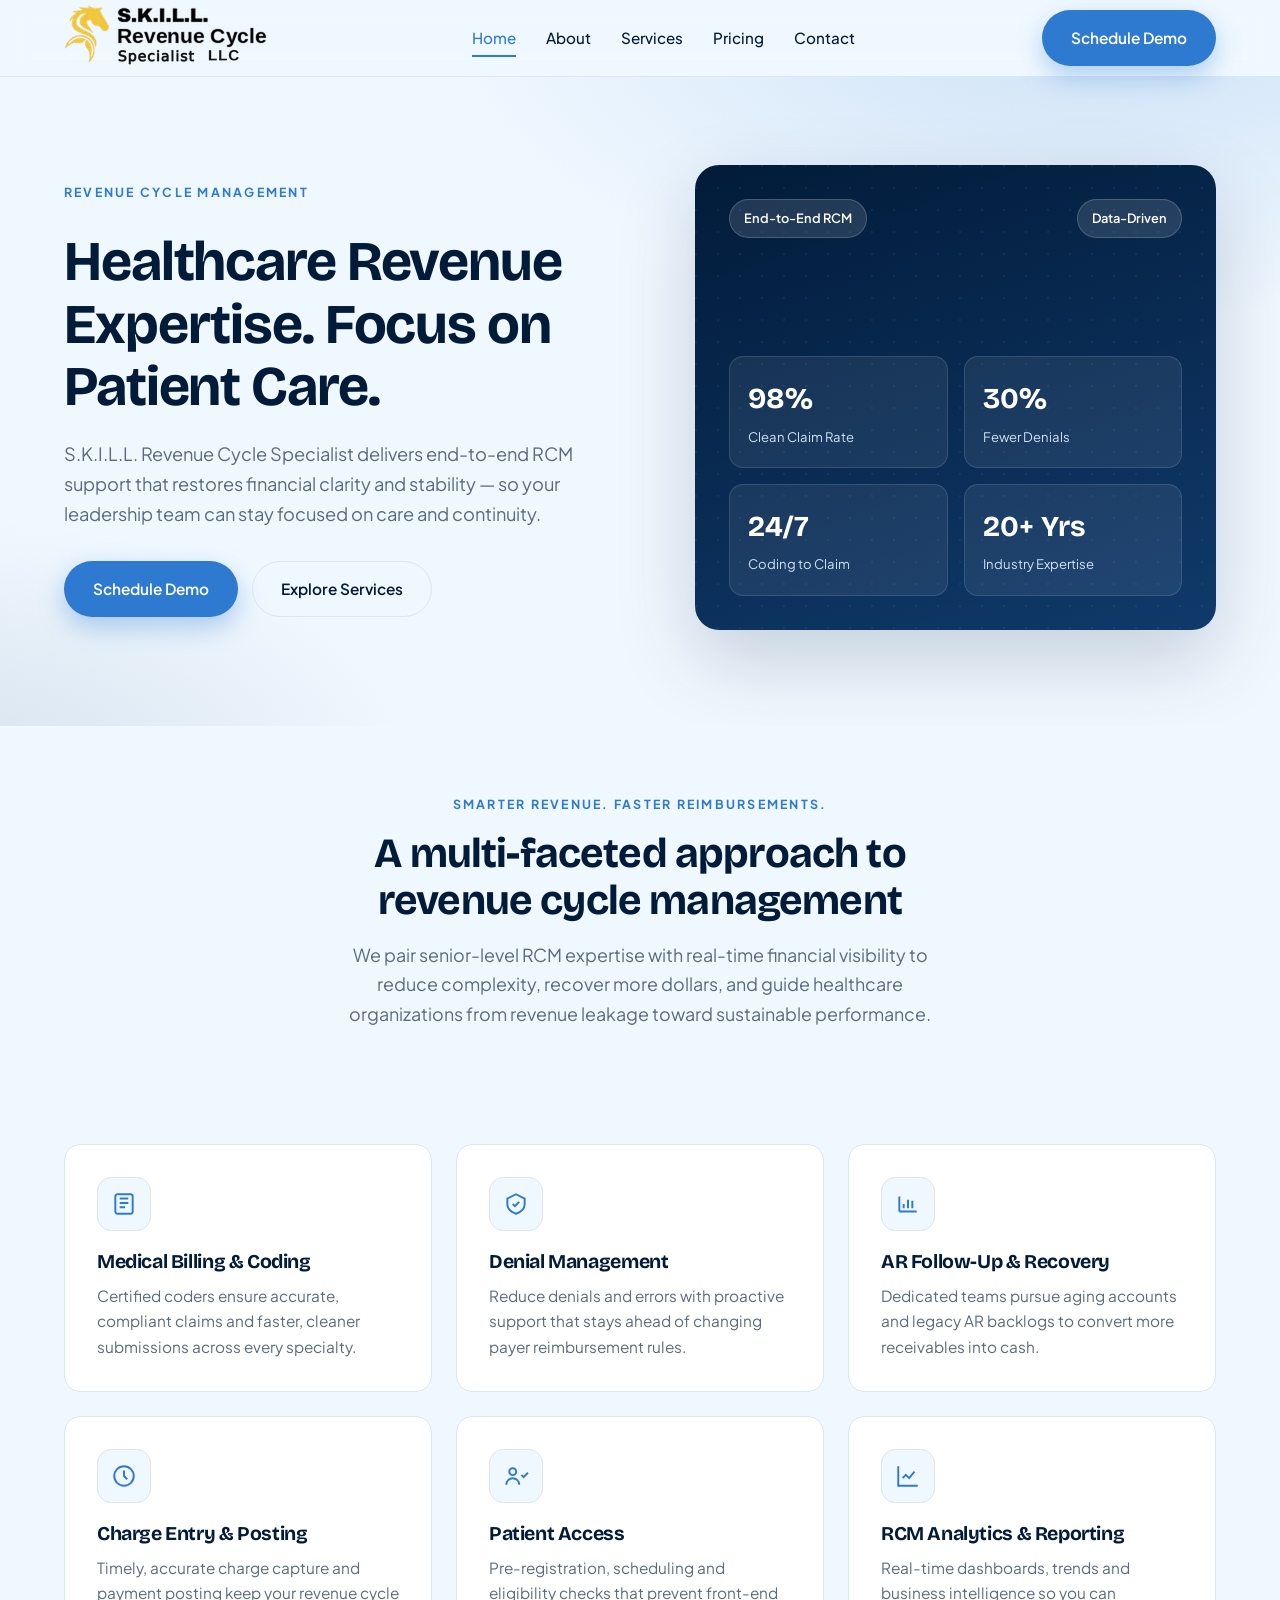
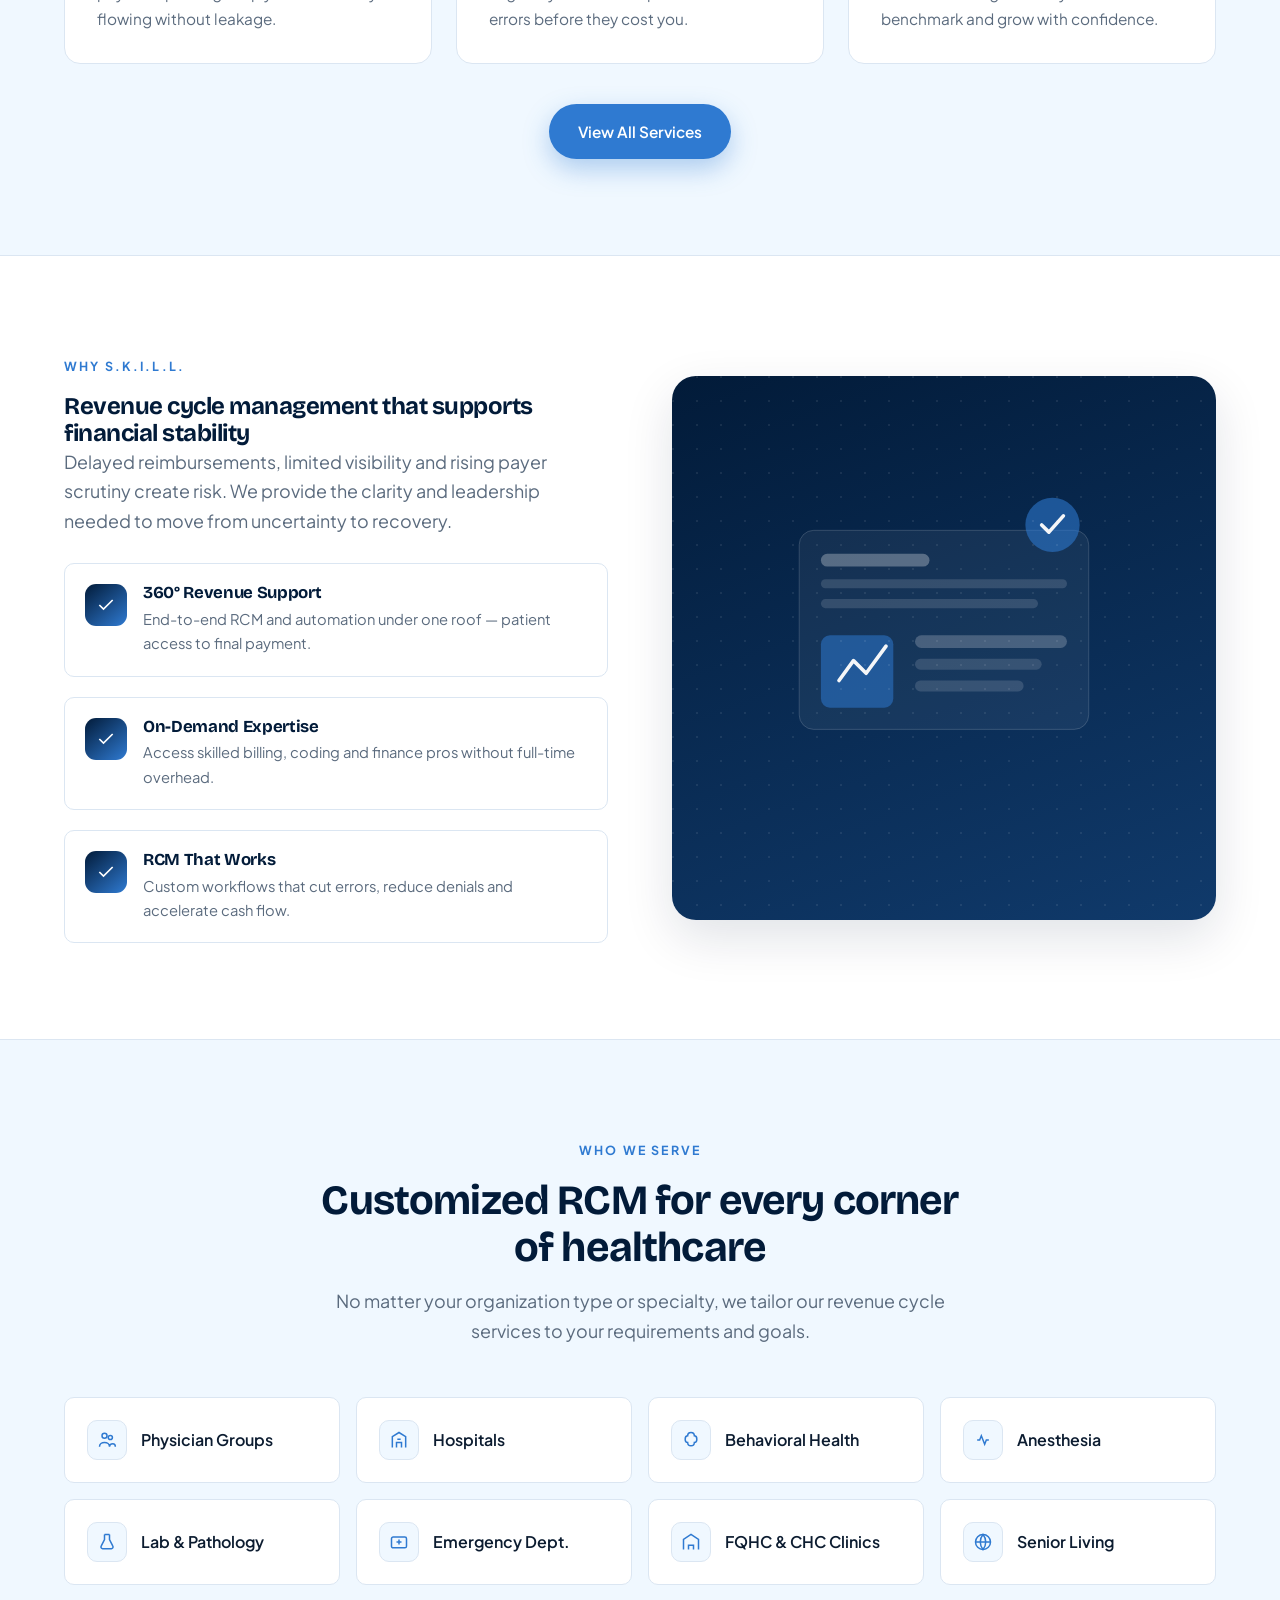
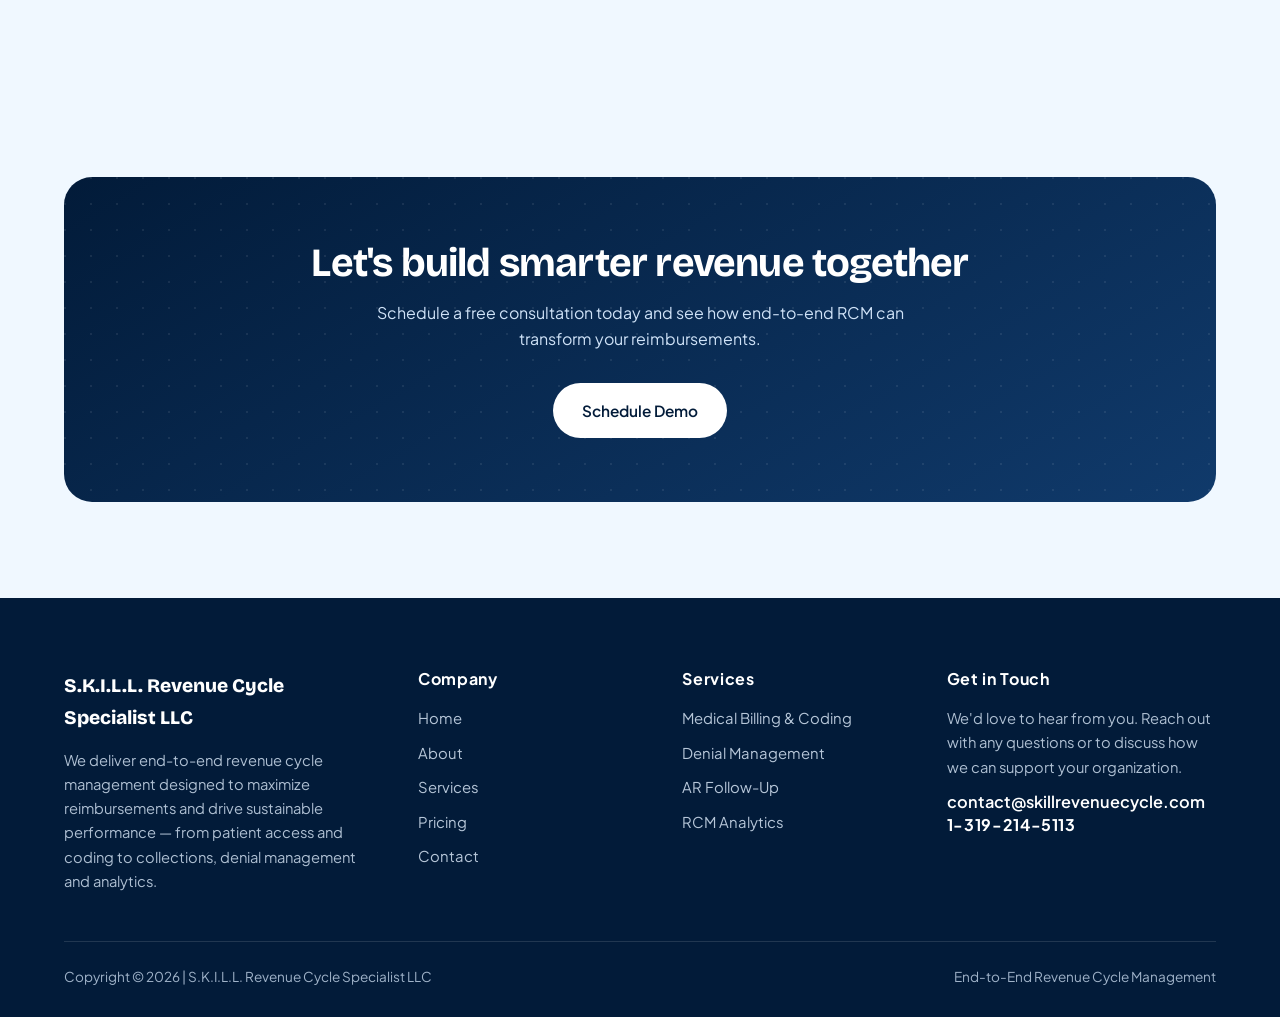
<file: index.html>
<!DOCTYPE html>
<html lang="en">
<head>
<meta charset="UTF-8">
<meta name="viewport" content="width=device-width, initial-scale=1.0">
<title>S.K.I.L.L. Revenue Cycle Specialist | End-to-End RCM Services</title>
<meta name="description" content="Maximize reimbursements and accelerate cash flow with S.K.I.L.L. Revenue Cycle Specialist — end-to-end RCM services covering billing, coding, denial management, AR follow-up and analytics.">
<link rel="preconnect" href="https://fonts.googleapis.com">
<link rel="preconnect" href="https://fonts.gstatic.com" crossorigin>
<link href="https://fonts.googleapis.com/css2?family=Bricolage+Grotesque:opsz,wght@12..96,400..800&family=Plus+Jakarta+Sans:wght@400;500;600;700&display=swap" rel="stylesheet">
<link rel="stylesheet" href="styles.css">
</head>
<body>

<!-- HEADER -->
 <header class="site-header">
  <div class="wrap nav">
   <a href="index.html" class="brand">
  <img src="logo.png" class="brand-logo">
</a>
    <nav class="nav-links" id="navLinks">
      <a href="index.html" class="active">Home</a>
      <a href="about.html">About</a>
      <a href="services.html">Services</a>
      <a href="pricing.html">Pricing</a>
      <a href="contact.html">Contact</a>
    </nav>
    <div class="nav-cta">
      <a href="contact.html" class="btn btn-primary">Schedule Demo</a>
      <button class="menu-toggle" id="menuToggle" aria-label="Menu"><span></span><span></span><span></span></button>
    </div>
  </div>
</header>

<!-- HERO -->
<section class="hero">
  <div class="wrap hero-grid">
    <div class="reveal">
      <span class="eyebrow">Revenue Cycle Management</span>
      <h1>Healthcare Revenue Expertise. Focus on Patient Care.</h1>
      <p>S.K.I.L.L. Revenue Cycle Specialist delivers end-to-end RCM support that restores financial clarity and stability — so your leadership team can stay focused on care and continuity.</p>
      <div class="hero-actions">
        <a href="contact.html" class="btn btn-primary">Schedule Demo</a>
        <a href="services.html" class="btn btn-ghost">Explore Services</a>
      </div>
    </div>
    <div class="hero-visual reveal">
      <div class="hv-top">
        <span class="hv-pill">End-to-End RCM</span>
        <span class="hv-pill">Data-Driven</span>
      </div>
      <div class="hv-stats">
        <div class="hv-stat"><b data-count="98" data-suffix="%">98%</b><span>Clean Claim Rate</span></div>
        <div class="hv-stat"><b data-count="30" data-suffix="%">30%</b><span>Fewer Denials</span></div>
        <div class="hv-stat"><b data-count="24" data-suffix="/7">24/7</b><span>Coding to Claim</span></div>
        <div class="hv-stat"><b data-count="20" data-prefix="" data-suffix="+ Yrs">20+ Yrs</b><span>Industry Expertise</span></div>
      </div>
    </div>
  </div>
</section>

<!-- INTRO -->
<section class="section tight">
  <div class="wrap sec-head center reveal">
    <span class="eyebrow">Smarter Revenue. Faster Reimbursements.</span>
    <h2>A multi-faceted approach to revenue cycle management</h2>
    <p class="lead">We pair senior-level RCM expertise with real-time financial visibility to reduce complexity, recover more dollars, and guide healthcare organizations from revenue leakage toward sustainable performance.</p>
  </div>
</section>

<!-- CORE SERVICES -->
<section class="section" style="padding-top:0;">
  <div class="wrap">
    <div class="cards">
      <div class="card reveal">
        <div class="ico"><svg viewBox="0 0 24 24" fill="none" stroke="currentColor" stroke-width="1.8"><rect x="4" y="3" width="16" height="18" rx="2"/><path d="M8 7h8M8 11h8M8 15h5"/></svg></div>
        <h3>Medical Billing &amp; Coding</h3>
        <p>Certified coders ensure accurate, compliant claims and faster, cleaner submissions across every specialty.</p>
      </div>
      <div class="card reveal">
        <div class="ico"><svg viewBox="0 0 24 24" fill="none" stroke="currentColor" stroke-width="1.8"><path d="M12 3l8 4v5c0 5-3.5 7.5-8 9-4.5-1.5-8-4-8-9V7z"/><path d="M9 12l2 2 4-4"/></svg></div>
        <h3>Denial Management</h3>
        <p>Reduce denials and errors with proactive support that stays ahead of changing payer reimbursement rules.</p>
      </div>
      <div class="card reveal">
        <div class="ico"><svg viewBox="0 0 24 24" fill="none" stroke="currentColor" stroke-width="1.8"><path d="M4 19V5M4 19h16M8 16v-4M12 16V8M16 16v-7"/></svg></div>
        <h3>AR Follow-Up &amp; Recovery</h3>
        <p>Dedicated teams pursue aging accounts and legacy AR backlogs to convert more receivables into cash.</p>
      </div>
      <div class="card reveal">
        <div class="ico"><svg viewBox="0 0 24 24" fill="none" stroke="currentColor" stroke-width="1.8"><circle cx="12" cy="12" r="9"/><path d="M12 7v5l3 3"/></svg></div>
        <h3>Charge Entry &amp; Posting</h3>
        <p>Timely, accurate charge capture and payment posting keep your revenue cycle flowing without leakage.</p>
      </div>
      <div class="card reveal">
        <div class="ico"><svg viewBox="0 0 24 24" fill="none" stroke="currentColor" stroke-width="1.8"><circle cx="9" cy="8" r="3.2"/><path d="M3 20c0-3.3 2.7-6 6-6s6 2.7 6 6M17 11l2 2 4-4"/></svg></div>
        <h3>Patient Access</h3>
        <p>Pre-registration, scheduling and eligibility checks that prevent front-end errors before they cost you.</p>
      </div>
      <div class="card reveal">
        <div class="ico"><svg viewBox="0 0 24 24" fill="none" stroke="currentColor" stroke-width="1.8"><path d="M3 3v18h18"/><path d="M7 14l3-3 3 3 5-6"/></svg></div>
        <h3>RCM Analytics &amp; Reporting</h3>
        <p>Real-time dashboards, trends and business intelligence so you can benchmark and grow with confidence.</p>
      </div>
    </div>
    <div class="center" style="margin-top:40px;">
      <a href="services.html" class="btn btn-primary">View All Services</a>
    </div>
  </div>
</section>

<!-- WHY US -->
<section class="section" style="background:#fff;border-block:1px solid var(--line);">
  <div class="wrap split">
    <div class="reveal">
      <span class="eyebrow">Why S.K.I.L.L.</span>
      <h2>Revenue cycle management that supports financial stability</h2>
      <p class="lead">Delayed reimbursements, limited visibility and rising payer scrutiny create risk. We provide the clarity and leadership needed to move from uncertainty to recovery.</p>
      <div class="feature-list">
        <div class="feature">
          <div class="fi"><svg viewBox="0 0 24 24" fill="none" stroke="currentColor" stroke-width="2"><path d="M20 6L9 17l-5-5"/></svg></div>
          <div><h4>360° Revenue Support</h4><p>End-to-end RCM and automation under one roof — patient access to final payment.</p></div>
        </div>
        <div class="feature">
          <div class="fi"><svg viewBox="0 0 24 24" fill="none" stroke="currentColor" stroke-width="2"><path d="M20 6L9 17l-5-5"/></svg></div>
          <div><h4>On-Demand Expertise</h4><p>Access skilled billing, coding and finance pros without full-time overhead.</p></div>
        </div>
        <div class="feature">
          <div class="fi"><svg viewBox="0 0 24 24" fill="none" stroke="currentColor" stroke-width="2"><path d="M20 6L9 17l-5-5"/></svg></div>
          <div><h4>RCM That Works</h4><p>Custom workflows that cut errors, reduce denials and accelerate cash flow.</p></div>
        </div>
      </div>
    </div>
    <div class="media-card reveal">
      <svg class="ill" viewBox="0 0 400 400" fill="none" xmlns="http://www.w3.org/2000/svg" aria-hidden="true">
        <rect x="40" y="70" width="320" height="220" rx="16" fill="rgba(255,255,255,.06)" stroke="rgba(255,255,255,.18)"/>
        <rect x="64" y="96" width="120" height="14" rx="7" fill="rgba(255,255,255,.30)"/>
        <rect x="64" y="124" width="272" height="10" rx="5" fill="rgba(255,255,255,.14)"/>
        <rect x="64" y="146" width="240" height="10" rx="5" fill="rgba(255,255,255,.14)"/>
        <rect x="64" y="186" width="80" height="80" rx="10" fill="rgba(47,122,209,.55)"/>
        <path d="M84 236l16-22 14 14 22-30" stroke="#fff" stroke-width="4" fill="none" stroke-linecap="round" stroke-linejoin="round"/>
        <rect x="168" y="186" width="168" height="14" rx="7" fill="rgba(255,255,255,.22)"/>
        <rect x="168" y="212" width="140" height="12" rx="6" fill="rgba(255,255,255,.14)"/>
        <rect x="168" y="236" width="120" height="12" rx="6" fill="rgba(255,255,255,.14)"/>
        <circle cx="320" cy="64" r="30" fill="rgba(47,122,209,.6)"/>
        <path d="M308 64l8 8 16-18" stroke="#fff" stroke-width="4" fill="none" stroke-linecap="round" stroke-linejoin="round"/>
      </svg>
    </div>
  </div>
</section>

<!-- SPECIALTIES -->
<section class="section">
  <div class="wrap">
    <div class="sec-head center reveal">
      <span class="eyebrow">Who We Serve</span>
      <h2>Customized RCM for every corner of healthcare</h2>
      <p class="lead">No matter your organization type or specialty, we tailor our revenue cycle services to your requirements and goals.</p>
    </div>
    <div class="chips">
      <div class="chip reveal"><span class="ci"><svg viewBox="0 0 24 24" fill="none" stroke="currentColor" stroke-width="1.8"><circle cx="9" cy="7" r="3"/><circle cx="16" cy="9" r="2.5"/><path d="M3 20c0-3 2.7-5 6-5s6 2 6 5M15 20c0-2 1.5-3.5 4-3.5s3 1.5 3 3.5"/></svg></span>Physician Groups</div>
      <div class="chip reveal"><span class="ci"><svg viewBox="0 0 24 24" fill="none" stroke="currentColor" stroke-width="1.8"><path d="M4 21V8l8-5 8 5v13"/><path d="M9 21v-6h6v6M10 11h4"/></svg></span>Hospitals</div>
      <div class="chip reveal"><span class="ci"><svg viewBox="0 0 24 24" fill="none" stroke="currentColor" stroke-width="1.8"><path d="M12 3a4 4 0 00-4 4c-2 0-3 2-3 4s1 4 3 4a4 4 0 008 0c2 0 3-2 3-4s-1-4-3-4a4 4 0 00-4-4z"/></svg></span>Behavioral Health</div>
      <div class="chip reveal"><span class="ci"><svg viewBox="0 0 24 24" fill="none" stroke="currentColor" stroke-width="1.8"><path d="M5 12h3l2-5 4 10 2-5h3"/></svg></span>Anesthesia</div>
      <div class="chip reveal"><span class="ci"><svg viewBox="0 0 24 24" fill="none" stroke="currentColor" stroke-width="1.8"><path d="M9 3v6l-4 8a2 2 0 002 3h10a2 2 0 002-3l-4-8V3M9 3h6"/></svg></span>Lab &amp; Pathology</div>
      <div class="chip reveal"><span class="ci"><svg viewBox="0 0 24 24" fill="none" stroke="currentColor" stroke-width="1.8"><rect x="3" y="6" width="18" height="13" rx="2"/><path d="M12 9v6M9 12h6"/></svg></span>Emergency Dept.</div>
      <div class="chip reveal"><span class="ci"><svg viewBox="0 0 24 24" fill="none" stroke="currentColor" stroke-width="1.8"><path d="M3 21V9l9-6 9 6v12"/><path d="M9 21v-5h6v5"/></svg></span>FQHC &amp; CHC Clinics</div>
      <div class="chip reveal"><span class="ci"><svg viewBox="0 0 24 24" fill="none" stroke="currentColor" stroke-width="1.8"><circle cx="12" cy="12" r="9"/><path d="M3 12h18M12 3a14 14 0 010 18 14 14 0 010-18z"/></svg></span>Senior Living</div>
    </div>
  </div>
</section>


<!-- CTA -->
<section class="section">
  <div class="wrap">
    <div class="cta-band reveal">
      <h2>Let's build smarter revenue together</h2>
      <p>Schedule a free consultation today and see how end-to-end RCM can transform your reimbursements.</p>
      <a href="contact.html" class="btn btn-light">Schedule Demo</a>
    </div>
  </div>
</section>

<!-- FOOTER -->
<footer class="site-footer">
  <div class="wrap">
    <div class="footer-grid">
      <div>
        <div class="f-brand">S.K.I.L.L. Revenue Cycle Specialist LLC</div>
        <p>We deliver end-to-end revenue cycle management designed to maximize reimbursements and drive sustainable performance — from patient access and coding to collections, denial management and analytics.</p>
      </div>
      <div>
        <h4>Company</h4>
        <div class="f-links">
          <a href="index.html">Home</a>
          <a href="about.html">About</a>
          <a href="services.html">Services</a>
          <a href="pricing.html">Pricing</a>
          <a href="contact.html">Contact</a>
        </div>
      </div>
      <div>
        <h4>Services</h4>
        <div class="f-links">
          <a href="services.html">Medical Billing &amp; Coding</a>
          <a href="services.html">Denial Management</a>
          <a href="services.html">AR Follow-Up</a>
          <a href="services.html">RCM Analytics</a>
        </div>
      </div>
      <div>
        <h4>Get in Touch</h4>
        <p style="margin-bottom:10px;">We'd love to hear from you. Reach out with any questions or to discuss how we can support your organization.</p>
        <a class="f-mail" href="mailto:contact@skillrevenuecycle.com">contact@skillrevenuecycle.com</a>
       <h4>1-319-214-5113<h4>
      </div>
    </div>
    <div class="footer-bottom">
      <span>Copyright © <span data-year>2025</span> | S.K.I.L.L. Revenue Cycle Specialist LLC</span>
      <span>End-to-End Revenue Cycle Management</span>
    </div>
  </div>
</footer>

<script src="script.js"></script>
</body>
</html>
</file>
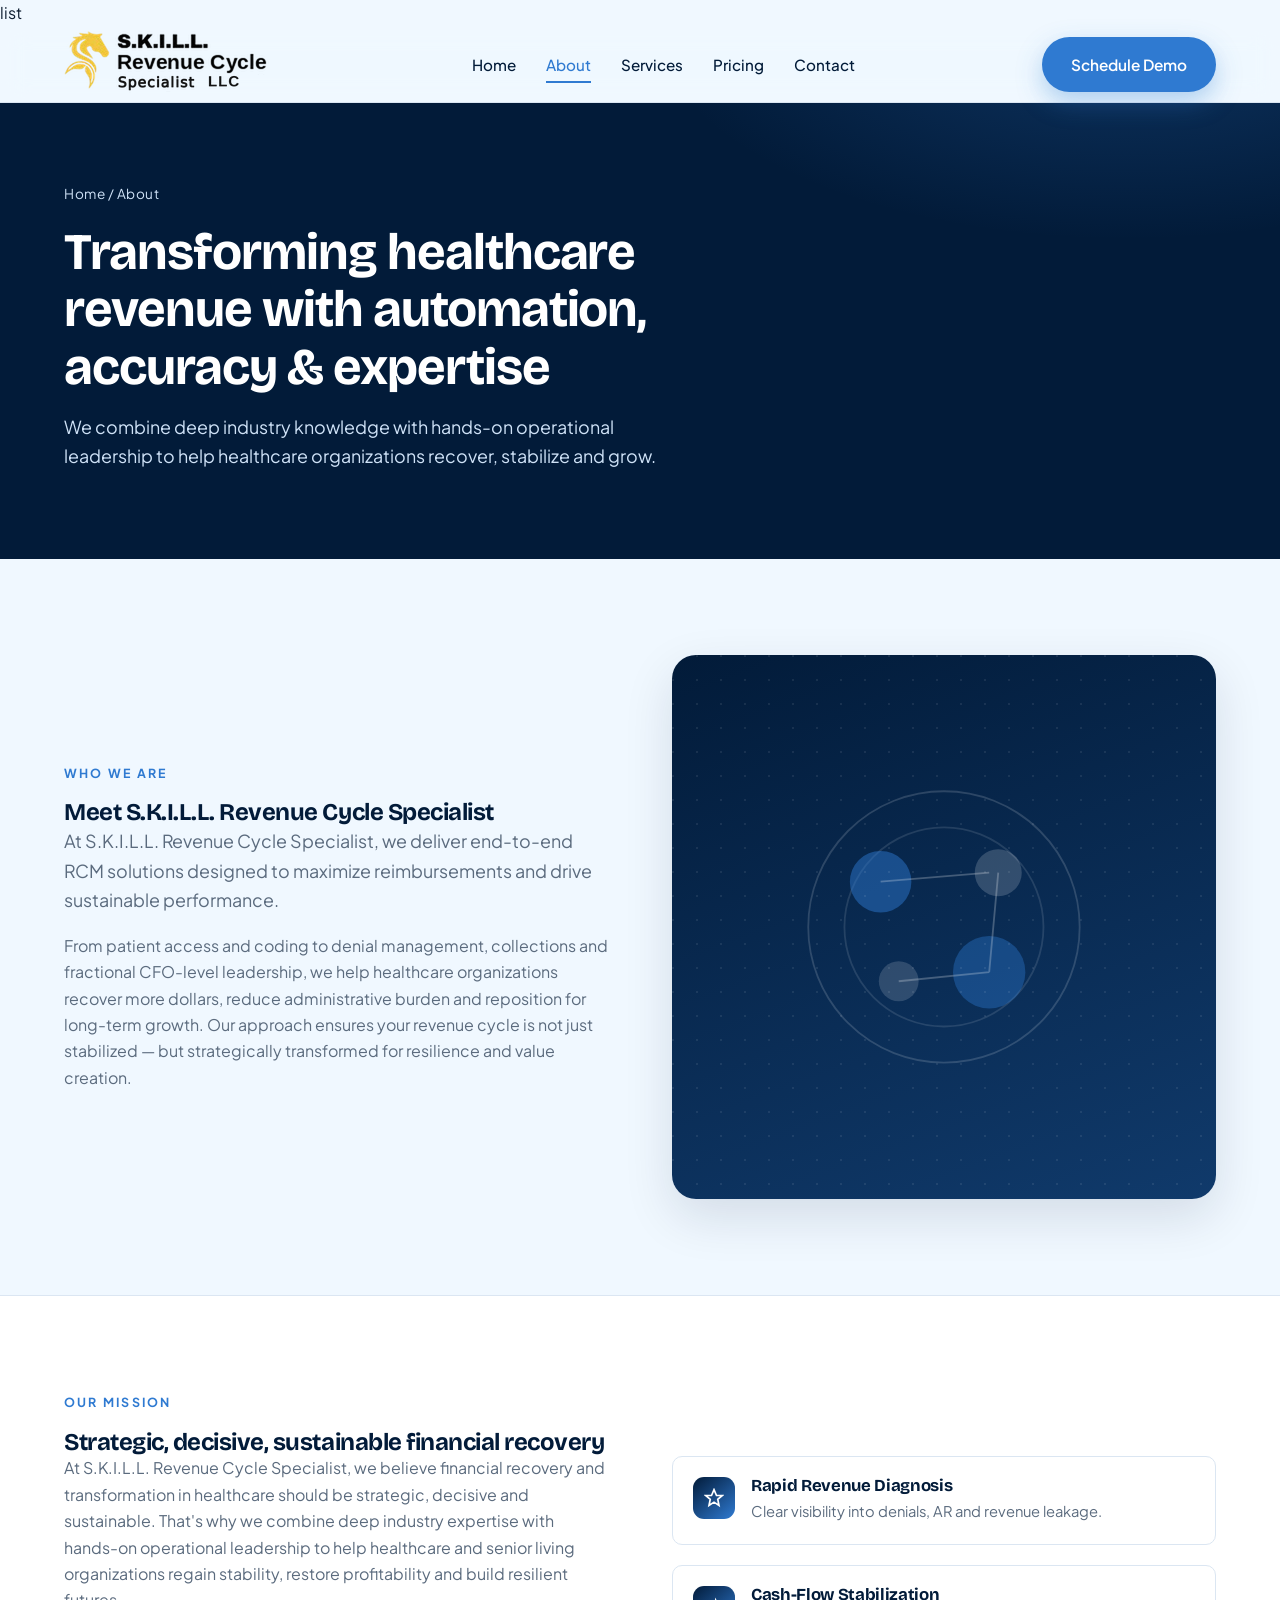
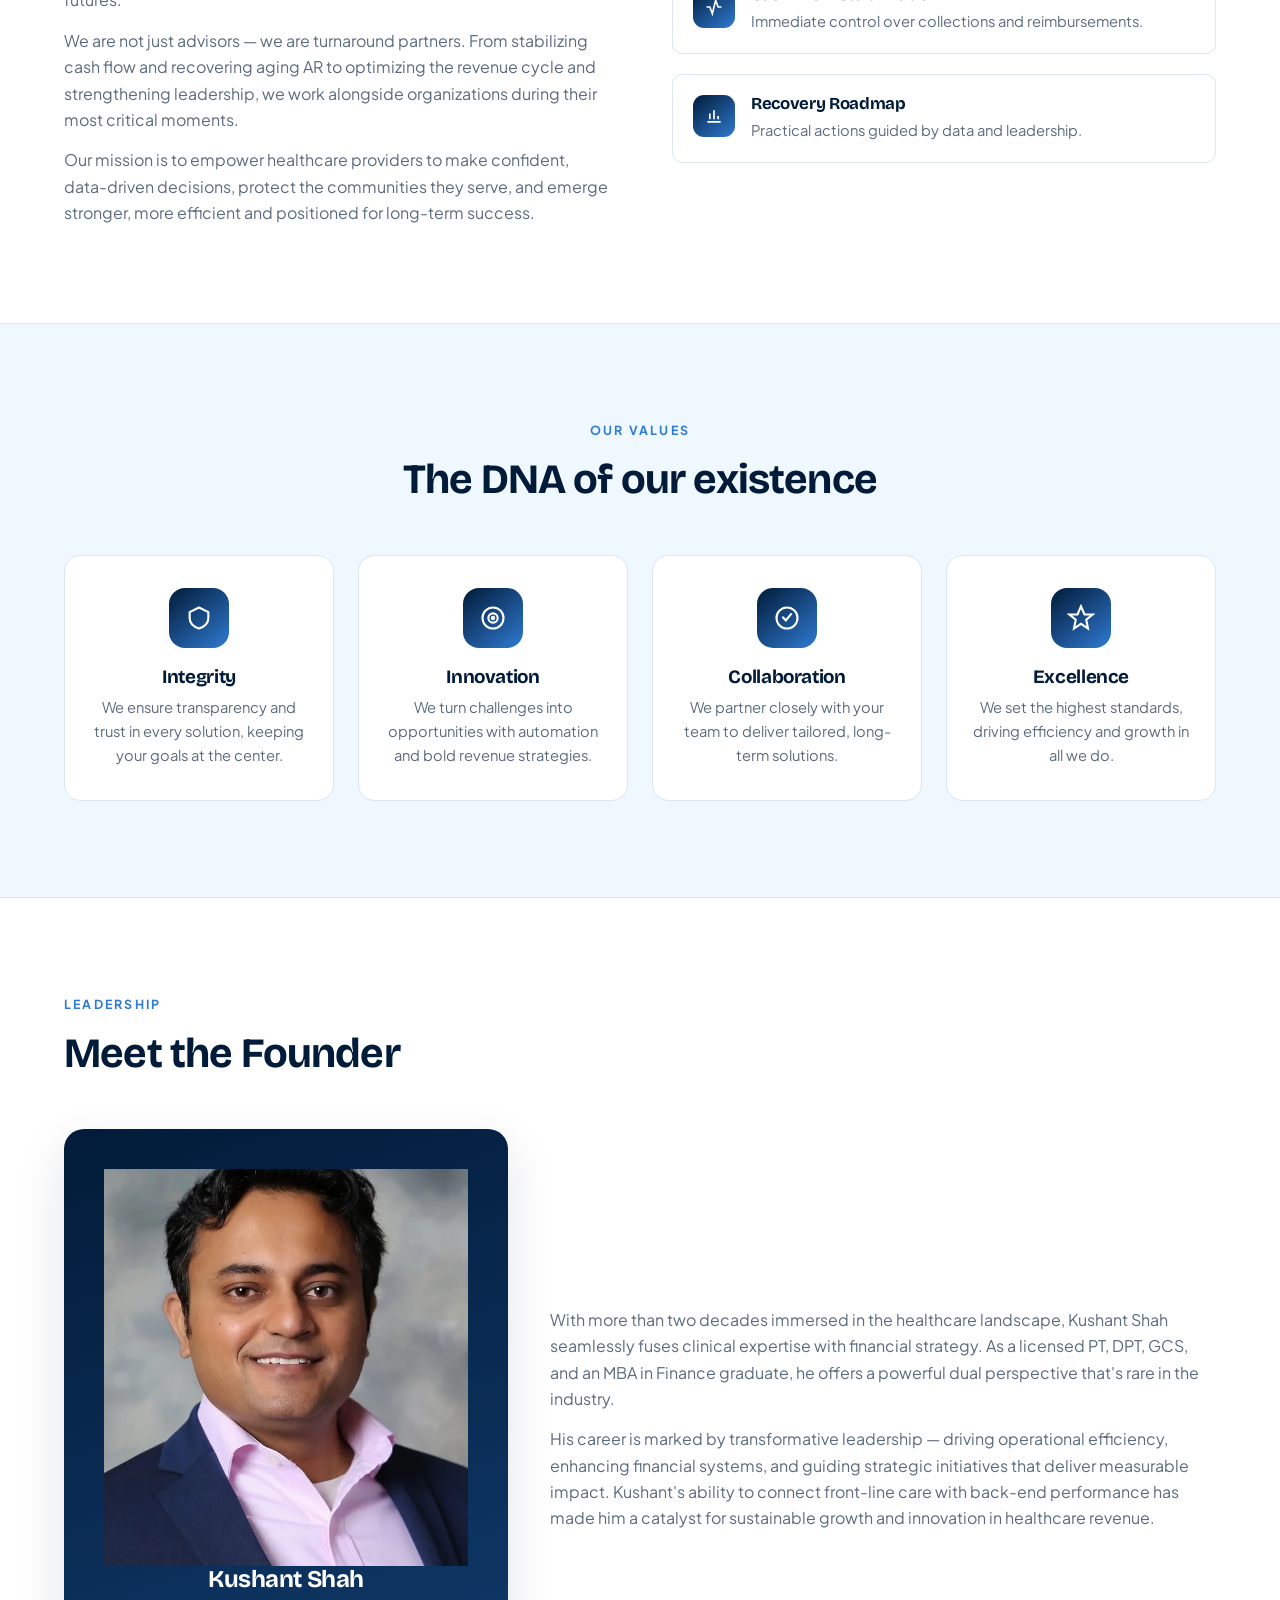
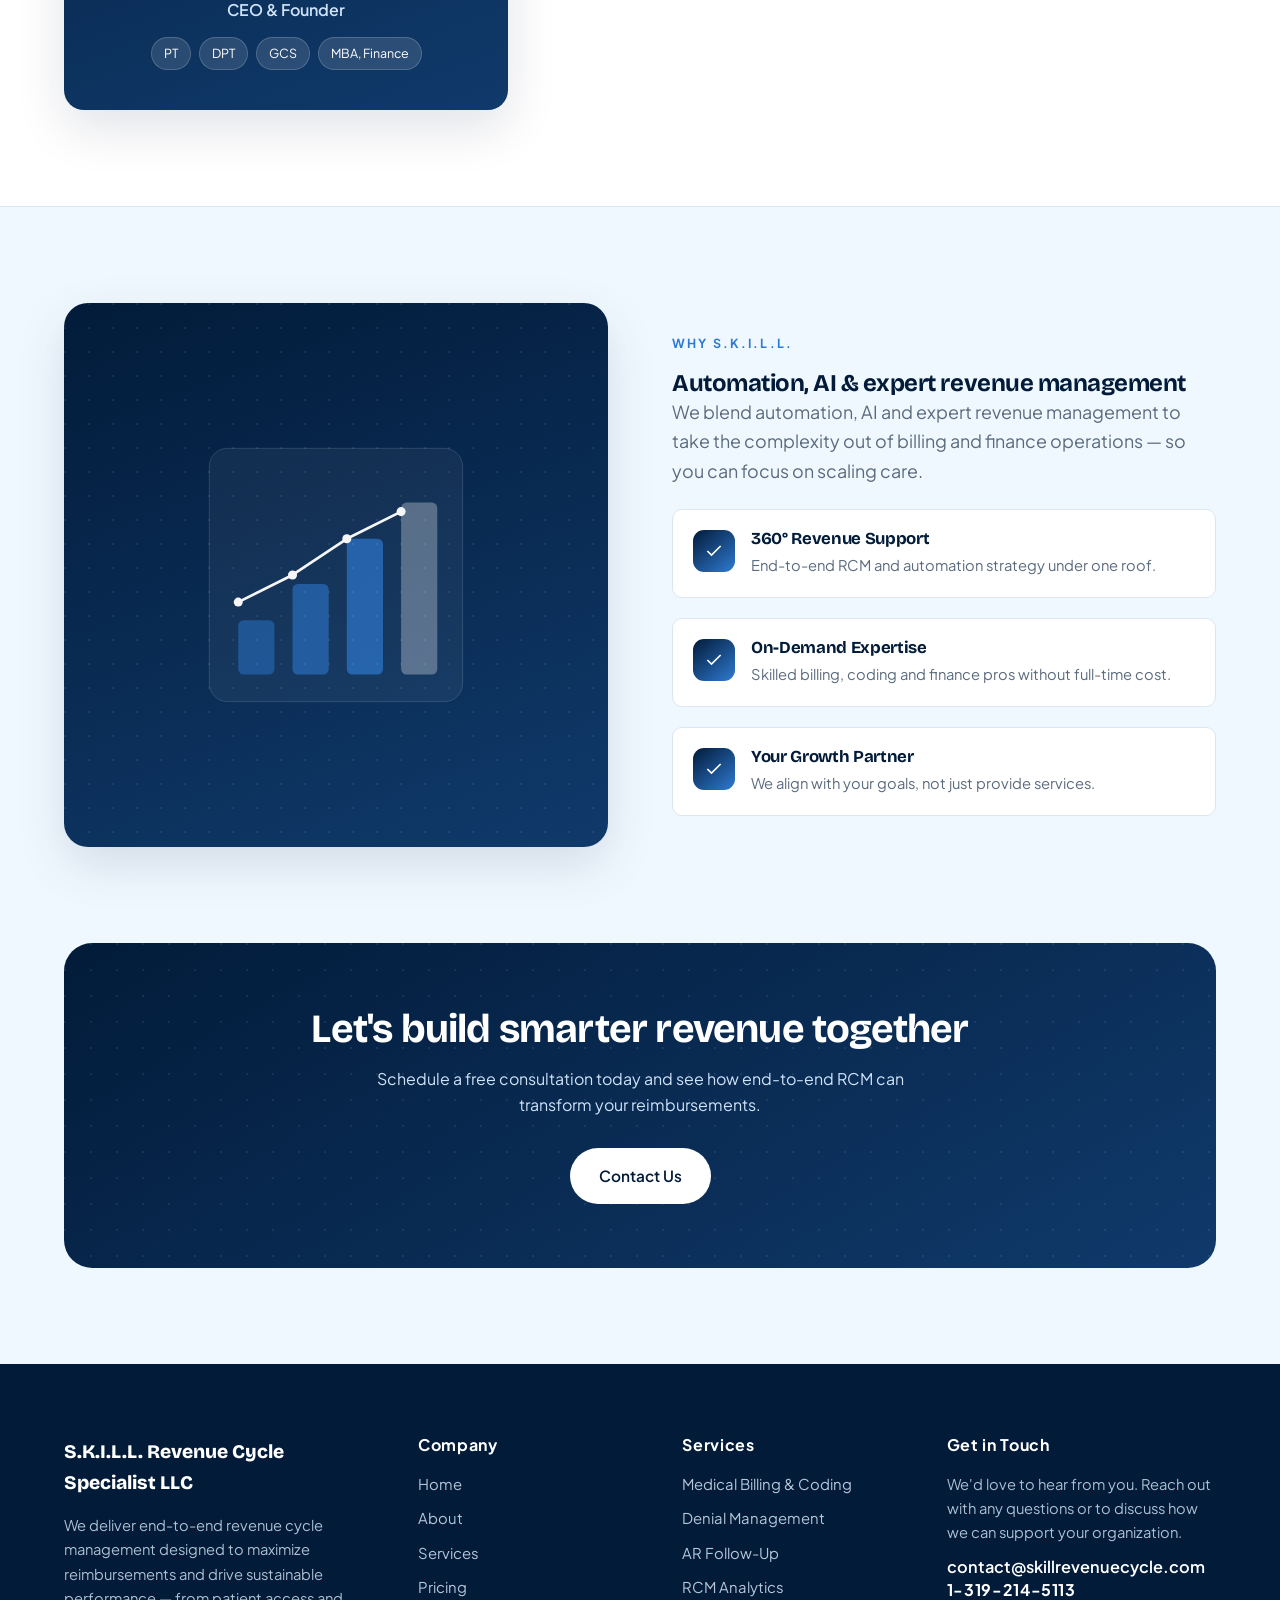
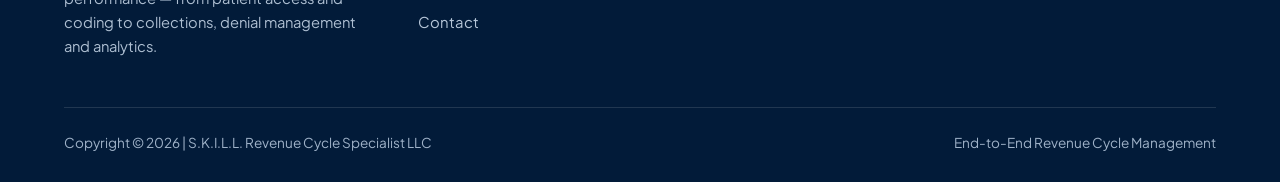
<file: about.html>
list<!DOCTYPE html>
<html lang="en">
<head>
<meta charset="UTF-8">
<meta name="viewport" content="width=device-width, initial-scale=1.0">
<title>About | S.K.I.L.L. Revenue Cycle Specialist</title>
<meta name="description" content="Transforming healthcare revenue with automation, accuracy and expertise. Meet S.K.I.L.L. Revenue Cycle Specialist — your turnaround partner for sustainable financial performance.">
<link rel="preconnect" href="https://fonts.googleapis.com">
<link rel="preconnect" href="https://fonts.gstatic.com" crossorigin>
<link href="https://fonts.googleapis.com/css2?family=Bricolage+Grotesque:opsz,wght@12..96,400..800&family=Plus+Jakarta+Sans:wght@400;500;600;700&display=swap" rel="stylesheet">
<link rel="stylesheet" href="styles.css">
</head>
<body>

  <header class="site-header">
  <div class="wrap nav">
   <a href="index.html" class="brand">
  <img src="logo.png" class="brand-logo">
</a>
    <nav class="nav-links" id="navLinks">
      <a href="index.html">Home</a>
      <a href="about.html" class="active">About</a>
      <a href="services.html">Services</a>
      <a href="pricing.html">Pricing</a>
      <a href="contact.html">Contact</a>
    </nav>
    <div class="nav-cta">
      <a href="contact.html" class="btn btn-primary">Schedule Demo</a>
      <button class="menu-toggle" id="menuToggle" aria-label="Menu"><span></span><span></span><span></span></button>
    </div>
  </div>
</header>

<!-- PAGE HERO -->
<section class="page-hero">
  <div class="wrap">
    <div class="crumb"><a href="index.html">Home</a> / About</div>
    <h1>Transforming healthcare revenue with automation, accuracy &amp; expertise</h1>
    <p>We combine deep industry knowledge with hands-on operational leadership to help healthcare organizations recover, stabilize and grow.</p>
  </div>
</section>

<!-- MEET -->
<section class="section">
  <div class="wrap split">
    <div class="reveal">
      <span class="eyebrow">Who We Are</span>
      <h2>Meet S.K.I.L.L. Revenue Cycle Specialist</h2>
      <p class="lead" style="margin-bottom:18px;">At S.K.I.L.L. Revenue Cycle Specialist, we deliver end-to-end RCM solutions designed to maximize reimbursements and drive sustainable performance.</p>
      <p style="color:var(--muted);">From patient access and coding to denial management, collections and fractional CFO-level leadership, we help healthcare organizations recover more dollars, reduce administrative burden and reposition for long-term growth. Our approach ensures your revenue cycle is not just stabilized — but strategically transformed for resilience and value creation.</p>
    </div>
    <div class="media-card reveal">
      <svg class="ill" viewBox="0 0 400 400" fill="none" xmlns="http://www.w3.org/2000/svg" aria-hidden="true">
        <circle cx="200" cy="200" r="150" stroke="rgba(255,255,255,.16)" stroke-width="2"/>
        <circle cx="200" cy="200" r="110" stroke="rgba(255,255,255,.12)" stroke-width="2"/>
        <circle cx="130" cy="150" r="34" fill="rgba(47,122,209,.5)"/>
        <circle cx="260" cy="140" r="26" fill="rgba(255,255,255,.18)"/>
        <circle cx="250" cy="250" r="40" fill="rgba(47,122,209,.4)"/>
        <circle cx="150" cy="260" r="22" fill="rgba(255,255,255,.16)"/>
        <path d="M130 150l120-10M250 250l-100 10M260 140l-10 110" stroke="rgba(255,255,255,.25)" stroke-width="2"/>
      </svg>
    </div>
  </div>
</section>

<!-- MISSION -->
<section class="section" style="background:#fff;border-block:1px solid var(--line);">
  <div class="wrap split">
    <div class="reveal">
      <span class="eyebrow">Our Mission</span>
      <h2>Strategic, decisive, sustainable financial recovery</h2>
      <p style="color:var(--muted);margin-bottom:14px;">At S.K.I.L.L. Revenue Cycle Specialist, we believe financial recovery and transformation in healthcare should be strategic, decisive and sustainable. That's why we combine deep industry expertise with hands-on operational leadership to help healthcare and senior living organizations regain stability, restore profitability and build resilient futures.</p>
      <p style="color:var(--muted);margin-bottom:14px;">We are not just advisors — we are turnaround partners. From stabilizing cash flow and recovering aging AR to optimizing the revenue cycle and strengthening leadership, we work alongside organizations during their most critical moments.</p>
      <p style="color:var(--muted);">Our mission is to empower healthcare providers to make confident, data-driven decisions, protect the communities they serve, and emerge stronger, more efficient and positioned for long-term success.</p>
    </div>
    <div class="reveal">
      <div class="feature-list" style="margin-top:0;">
        <div class="feature"><div class="fi"><svg viewBox="0 0 24 24" fill="none" stroke="currentColor" stroke-width="2"><path d="M12 2l3 7h7l-5.5 4.5L18 21l-6-4-6 4 1.5-7.5L2 9h7z"/></svg></div><div><h4>Rapid Revenue Diagnosis</h4><p>Clear visibility into denials, AR and revenue leakage.</p></div></div>
        <div class="feature"><div class="fi"><svg viewBox="0 0 24 24" fill="none" stroke="currentColor" stroke-width="2"><path d="M3 12h4l3 8 4-16 3 8h4"/></svg></div><div><h4>Cash-Flow Stabilization</h4><p>Immediate control over collections and reimbursements.</p></div></div>
        <div class="feature"><div class="fi"><svg viewBox="0 0 24 24" fill="none" stroke="currentColor" stroke-width="2"><path d="M4 19h16M7 16V9m5 7V5m5 11v-4"/></svg></div><div><h4>Recovery Roadmap</h4><p>Practical actions guided by data and leadership.</p></div></div>
      </div>
    </div>
  </div>
</section>

<!-- VALUES -->
<section class="section">
  <div class="wrap">
    <div class="sec-head center reveal">
      <span class="eyebrow">Our Values</span>
      <h2>The DNA of our existence</h2>
    </div>
    <div class="values">
      <div class="value reveal">
        <div class="vi"><svg viewBox="0 0 24 24" fill="none" stroke="currentColor" stroke-width="1.8"><path d="M12 3l8 4v5c0 5-3.5 7.5-8 9-4.5-1.5-8-4-8-9V7z"/></svg></div>
        <h3>Integrity</h3>
        <p>We ensure transparency and trust in every solution, keeping your goals at the center.</p>
      </div>
      <div class="value reveal">
        <div class="vi"><svg viewBox="0 0 24 24" fill="none" stroke="currentColor" stroke-width="1.8"><circle cx="12" cy="12" r="9"/><circle cx="12" cy="12" r="4"/><circle cx="12" cy="12" r="1"/></svg></div>
        <h3>Innovation</h3>
        <p>We turn challenges into opportunities with automation and bold revenue strategies.</p>
      </div>
      <div class="value reveal">
        <div class="vi"><svg viewBox="0 0 24 24" fill="none" stroke="currentColor" stroke-width="1.8"><path d="M8 11l3 3 5-6M3 12a9 9 0 1018 0 9 9 0 00-18 0z"/></svg></div>
        <h3>Collaboration</h3>
        <p>We partner closely with your team to deliver tailored, long-term solutions.</p>
      </div>
      <div class="value reveal">
        <div class="vi"><svg viewBox="0 0 24 24" fill="none" stroke="currentColor" stroke-width="1.8"><path d="M12 2l3 7h7l-5.5 4.5L18 21l-6-4-6 4 1.5-7.5L2 9h7z"/></svg></div>
        <h3>Excellence</h3>
        <p>We set the highest standards, driving efficiency and growth in all we do.</p>
      </div>
    </div>
  </div>
</section>

<!-- FOUNDER -->
<section class="section" style="background:#fff;border-block:1px solid var(--line);">
  <div class="wrap">
    <div class="sec-head reveal">
      <span class="eyebrow">Leadership</span>
      <h2>Meet the Founder</h2>
    </div>
    <div class="founder">
      <div class="founder-card reveal">
        <img src="KS.png" class="founder-logo">
        <h3>Kushant Shah</h3>
        <div class="role">CEO &amp; Founder</div>
        <div class="creds"><span>PT</span><span>DPT</span><span>GCS</span><span>MBA, Finance</span></div>
      </div>
      <div class="reveal">
        <p style="color:var(--muted);margin-bottom:14px;">With more than two decades immersed in the healthcare landscape, Kushant Shah seamlessly fuses clinical expertise with financial strategy. As a licensed PT, DPT, GCS, and an MBA in Finance graduate, he offers a powerful dual perspective that's rare in the industry.</p>
        <p style="color:var(--muted);">His career is marked by transformative leadership — driving operational efficiency, enhancing financial systems, and guiding strategic initiatives that deliver measurable impact. Kushant's ability to connect front-line care with back-end performance has made him a catalyst for sustainable growth and innovation in healthcare revenue.</p>
      </div>
    </div>
  </div>
</section>

<!-- WHY -->
<section class="section">
  <div class="wrap split">
    <div class="media-card reveal">
      <svg class="ill" viewBox="0 0 400 400" fill="none" xmlns="http://www.w3.org/2000/svg" aria-hidden="true">
        <rect x="60" y="60" width="280" height="280" rx="20" fill="rgba(255,255,255,.05)" stroke="rgba(255,255,255,.16)"/>
        <rect x="92" y="250" width="40" height="60" rx="6" fill="rgba(47,122,209,.5)"/>
        <rect x="152" y="210" width="40" height="100" rx="6" fill="rgba(47,122,209,.6)"/>
        <rect x="212" y="160" width="40" height="150" rx="6" fill="rgba(47,122,209,.7)"/>
        <rect x="272" y="120" width="40" height="190" rx="6" fill="rgba(255,255,255,.3)"/>
        <path d="M92 230l60-30 60-40 60-30" stroke="#fff" stroke-width="3" fill="none" stroke-linecap="round" stroke-linejoin="round"/>
        <circle cx="92" cy="230" r="5" fill="#fff"/><circle cx="152" cy="200" r="5" fill="#fff"/><circle cx="212" cy="160" r="5" fill="#fff"/><circle cx="272" cy="130" r="5" fill="#fff"/>
      </svg>
    </div>
    <div class="reveal">
      <span class="eyebrow">Why S.K.I.L.L.</span>
      <h2>Automation, AI &amp; expert revenue management</h2>
      <p class="lead" style="margin-bottom:24px;">We blend automation, AI and expert revenue management to take the complexity out of billing and finance operations — so you can focus on scaling care.</p>
      <div class="feature-list" style="margin-top:0;">
        <div class="feature"><div class="fi"><svg viewBox="0 0 24 24" fill="none" stroke="currentColor" stroke-width="2"><path d="M20 6L9 17l-5-5"/></svg></div><div><h4>360° Revenue Support</h4><p>End-to-end RCM and automation strategy under one roof.</p></div></div>
        <div class="feature"><div class="fi"><svg viewBox="0 0 24 24" fill="none" stroke="currentColor" stroke-width="2"><path d="M20 6L9 17l-5-5"/></svg></div><div><h4>On-Demand Expertise</h4><p>Skilled billing, coding and finance pros without full-time cost.</p></div></div>
        <div class="feature"><div class="fi"><svg viewBox="0 0 24 24" fill="none" stroke="currentColor" stroke-width="2"><path d="M20 6L9 17l-5-5"/></svg></div><div><h4>Your Growth Partner</h4><p>We align with your goals, not just provide services.</p></div></div>
      </div>
    </div>
  </div>
</section>

<!-- CTA -->
<section class="section" style="padding-top:0;">
  <div class="wrap">
    <div class="cta-band reveal">
      <h2>Let's build smarter revenue together</h2>
      <p>Schedule a free consultation today and see how end-to-end RCM can transform your reimbursements.</p>
      <a href="contact.html" class="btn btn-light">Contact Us</a>
    </div>
  </div>
</section>

<footer class="site-footer">
  <div class="wrap">
    <div class="footer-grid">
      <div>
        <div class="f-brand">S.K.I.L.L. Revenue Cycle Specialist LLC</div>
        <p>We deliver end-to-end revenue cycle management designed to maximize reimbursements and drive sustainable performance — from patient access and coding to collections, denial management and analytics.</p>
      </div>
      <div>
        <h4>Company</h4>
        <div class="f-links">
          <a href="index.html">Home</a>
          <a href="about.html">About</a>
          <a href="services.html">Services</a>
          <a href="pricing.html">Pricing</a>
          <a href="contact.html">Contact</a>
        </div>
      </div>
      <div>
        <h4>Services</h4>
        <div class="f-links">
          <a href="services.html">Medical Billing &amp; Coding</a>
          <a href="services.html">Denial Management</a>
          <a href="services.html">AR Follow-Up</a>
          <a href="services.html">RCM Analytics</a>
        </div>
      </div>
      <div>
        <h4>Get in Touch</h4>
        <p style="margin-bottom:10px;">We'd love to hear from you. Reach out with any questions or to discuss how we can support your organization.</p>
        <a class="f-mail" href="mailto:contact@skillrevenuecycle.com">contact@skillrevenuecycle.com</a>
        <h4>1-319-214-5113<h4>
      </div>
    </div>
    <div class="footer-bottom">
      <span>Copyright © <span data-year>2025</span> | S.K.I.L.L. Revenue Cycle Specialist LLC</span>
      <span>End-to-End Revenue Cycle Management</span>
    </div>
  </div>
</footer>

<script src="script.js"></script>
</body>
</html>
</file>
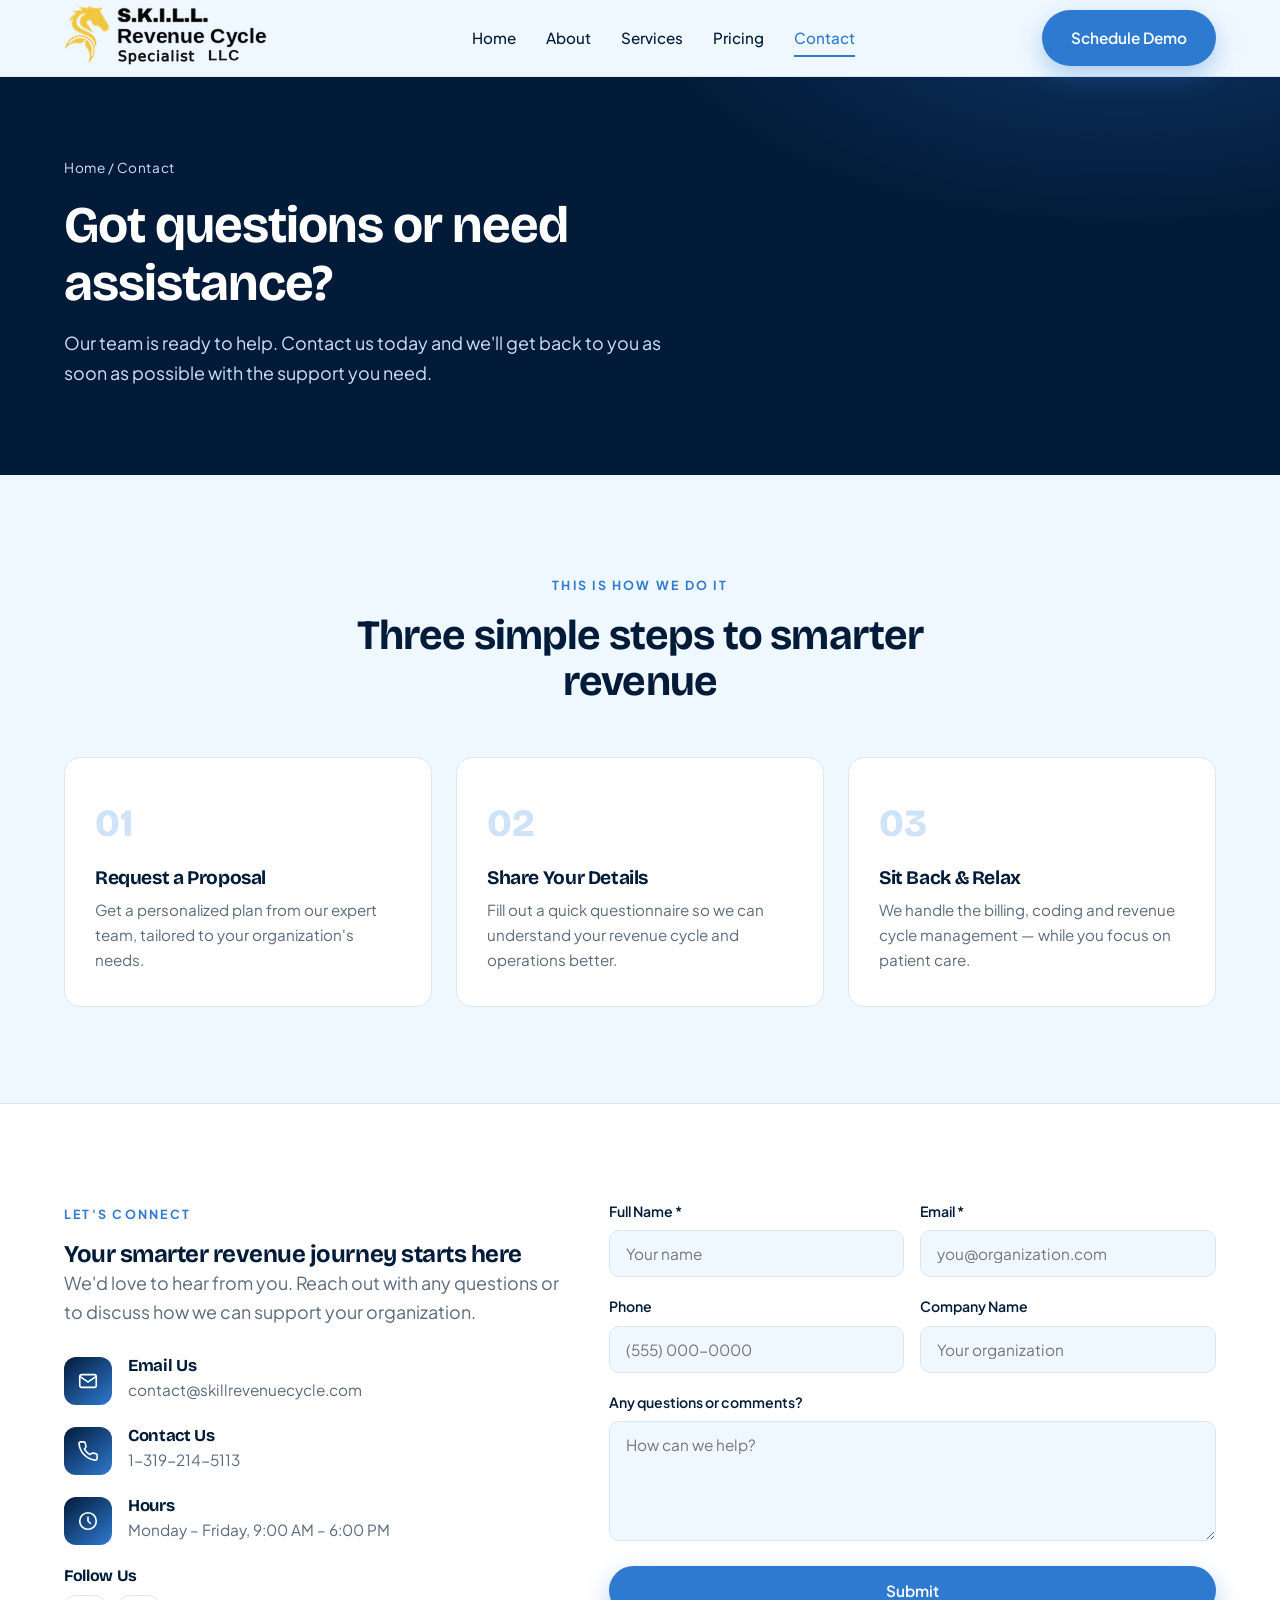
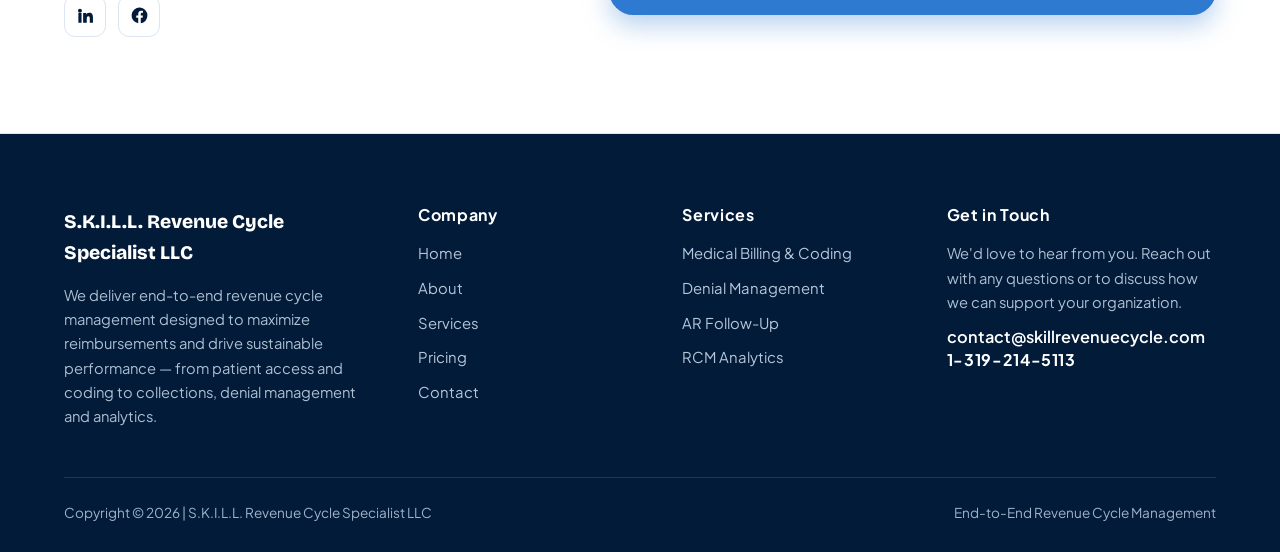
<file: contact.html>
<!DOCTYPE html>
<html lang="en">
<head>
<meta charset="UTF-8">
<meta name="viewport" content="width=device-width, initial-scale=1.0">
<title>Contact | S.K.I.L.L. Revenue Cycle Specialist LLC</title>
<meta name="description" content="Got questions or need assistance? Contact S.K.I.L.L. Revenue Cycle Specialist today and our team will get back to you with the support you need.">
<link rel="preconnect" href="https://fonts.googleapis.com">
<link rel="preconnect" href="https://fonts.gstatic.com" crossorigin>
<link href="https://fonts.googleapis.com/css2?family=Bricolage+Grotesque:opsz,wght@12..96,400..800&family=Plus+Jakarta+Sans:wght@400;500;600;700&display=swap" rel="stylesheet">
<link rel="stylesheet" href="styles.css">
</head>
<body>

 <header class="site-header">
  <div class="wrap nav">
   <a href="index.html" class="brand">
  <img src="logo.png" class="brand-logo">
</a>
    <nav class="nav-links" id="navLinks">
      <a href="index.html">Home</a>
      <a href="about.html">About</a>
      <a href="services.html">Services</a>
      <a href="pricing.html">Pricing</a>
      <a href="contact.html" class="active">Contact</a>
    </nav>
    <div class="nav-cta">
      <a href="contact.html" class="btn btn-primary">Schedule Demo</a>
      <button class="menu-toggle" id="menuToggle" aria-label="Menu"><span></span><span></span><span></span></button>
    </div>
  </div>
</header>

<!-- PAGE HERO -->
<section class="page-hero">
  <div class="wrap">
    <div class="crumb"><a href="index.html">Home</a> / Contact</div>
    <h1>Got questions or need assistance?</h1>
    <p>Our team is ready to help. Contact us today and we'll get back to you as soon as possible with the support you need.</p>
  </div>
</section>

<!-- PROCESS -->
<section class="section">
  <div class="wrap">
    <div class="sec-head center reveal">
      <span class="eyebrow">This Is How We Do It</span>
      <h2>Three simple steps to smarter revenue</h2>
    </div>
    <div class="steps">
      <div class="step reveal">
        <h3>Request a Proposal</h3>
        <p>Get a personalized plan from our expert team, tailored to your organization's needs.</p>
      </div>
      <div class="step reveal">
        <h3>Share Your Details</h3>
        <p>Fill out a quick questionnaire so we can understand your revenue cycle and operations better.</p>
      </div>
      <div class="step reveal">
        <h3>Sit Back &amp; Relax</h3>
        <p>We handle the billing, coding and revenue cycle management — while you focus on patient care.</p>
      </div>
    </div>
  </div>
</section>

<!-- CONTACT GRID -->
<section class="section" style="background:#fff;border-block:1px solid var(--line);">
  <div class="wrap contact-grid">
    <div class="reveal">
      <span class="eyebrow">Let's Connect</span>
      <h2>Your smarter revenue journey starts here</h2>
      <p class="lead" style="margin-bottom:30px;">We'd love to hear from you. Reach out with any questions or to discuss how we can support your organization.</p>
      <div class="contact-info">
        <div class="ci-item">
          <div class="b"><svg viewBox="0 0 24 24" fill="none" stroke="currentColor" stroke-width="1.8"><rect x="3" y="5" width="18" height="14" rx="2"/><path d="M3 7l9 6 9-6"/></svg></div>
          <div>
            <h4>Email Us</h4>
            <a href="mailto:contact@skillrevenuecycle.com">contact@skillrevenuecycle.com</a>
          </div>
        </div>
        <div class="ci-item">
          <div class="b"><svg viewBox="0 0 24 24" fill="none" stroke="currentColor" stroke-width="1.8"><path d="M22 16.9v3a2 2 0 01-2.2 2 19.8 19.8 0 01-8.6-3 19.5 19.5 0 01-6-6 19.8 19.8 0 01-3-8.6A2 2 0 014.1 2h3a2 2 0 012 1.7c.1.9.3 1.8.6 2.6a2 2 0 01-.5 2.1L8.1 9.9a16 16 0 006 6l1.5-1.1a2 2 0 012.1-.5c.8.3 1.7.5 2.6.6a2 2 0 011.7 2z"/></svg></div>
          <div>
            <h4>Contact Us</h4>
            <p>1-319-214-5113</p>
          </div>
        </div>
        <div class="ci-item">
          <div class="b"><svg viewBox="0 0 24 24" fill="none" stroke="currentColor" stroke-width="1.8"><circle cx="12" cy="12" r="9"/><path d="M12 7v5l3 3"/></svg></div>
          <div>
            <h4>Hours</h4>
            <p>Monday – Friday, 9:00 AM – 6:00 PM</p>
          </div>
        </div>
        <div>
          <h4 style="margin-bottom:10px;">Follow Us</h4>
          <div class="socials">
            <a href="https://www.linkedin.com/company/118083922/admin/dashboard/" aria-label="LinkedIn"><svg viewBox="0 0 24 24" fill="currentColor"><path d="M4.98 3.5A2.5 2.5 0 002.5 6a2.5 2.5 0 005 0 2.5 2.5 0 00-2.52-2.5zM3 8.98h4V21H3zM9 8.98h3.8v1.64h.05c.53-1 1.83-2.05 3.77-2.05 4.03 0 4.78 2.65 4.78 6.1V21h-4v-5.3c0-1.27-.02-2.9-1.77-2.9-1.77 0-2.04 1.38-2.04 2.8V21H9z"/></svg></a>
            <a href="https://www.facebook.com/profile.php?id=61590007030621" aria-label="Facebook"><svg viewBox="0 0 24 24" fill="currentColor"><path d="M22 12a10 10 0 10-11.6 9.9v-7H7.9V12h2.5V9.8c0-2.5 1.5-3.9 3.8-3.9 1.1 0 2.2.2 2.2.2v2.5h-1.2c-1.2 0-1.6.8-1.6 1.6V12h2.7l-.4 2.9h-2.3v7A10 10 0 0022 12z"/></svg></a>
          </div>
        </div>
      </div>
    </div>

   <form data-form>
  <input type="hidden" name="access_key" value="ad7b842f-f183-4793-b3df-5322c9e21a05">
  <input type="hidden" name="subject" value="New contact form submission – SKILL RCM">
  <div class="field-row">
    <div class="field"><label>Full Name *</label><input type="text" name="name" required placeholder="Your name"></div>
    <div class="field"><label>Email *</label><input type="email" name="email" required placeholder="you@organization.com"></div>
  </div>
  <div class="field-row">
    <div class="field"><label>Phone</label><input type="tel" name="phone" placeholder="(555) 000-0000"></div>
    <div class="field"><label>Company Name</label><input type="text" name="company" placeholder="Your organization"></div>
  </div>
  <div class="field"><label>Any questions or comments?</label><textarea name="message" required placeholder="How can we help?"></textarea></div>
  <button type="submit" class="btn btn-primary" data-label="Submit" style="width:100%;justify-content:center;">Submit</button>
  <p class="form-result form-note" style="display:none;color:var(--accent);font-weight:600;">Thank you — your message has been received. We'll be in touch soon.</p>
</form>
    </div>
  </div>
</section>

<footer class="site-footer">
  <div class="wrap">
    <div class="footer-grid">
      <div>
        <div class="f-brand">S.K.I.L.L. Revenue Cycle Specialist LLC</div>
        <p>We deliver end-to-end revenue cycle management designed to maximize reimbursements and drive sustainable performance — from patient access and coding to collections, denial management and analytics.</p>
      </div>
      <div>
        <h4>Company</h4>
        <div class="f-links">
          <a href="index.html">Home</a>
          <a href="about.html">About</a>
          <a href="services.html">Services</a>
          <a href="pricing.html">Pricing</a>
          <a href="contact.html">Contact</a>
        </div>
      </div>
      <div>
        <h4>Services</h4>
        <div class="f-links">
          <a href="services.html">Medical Billing &amp; Coding</a>
          <a href="services.html">Denial Management</a>
          <a href="services.html">AR Follow-Up</a>
          <a href="services.html">RCM Analytics</a>
        </div>
      </div>
      <div>
        <h4>Get in Touch</h4>
        <p style="margin-bottom:10px;">We'd love to hear from you. Reach out with any questions or to discuss how we can support your organization.</p>
        <a class="f-mail" href="mailto:contact@skillrevenuecycle.com">contact@skillrevenuecycle.com</a>
       <h4>1-319-214-5113<h4>
      </div>
    </div>
    <div class="footer-bottom">
      <span>Copyright © <span data-year>2025</span> | S.K.I.L.L. Revenue Cycle Specialist LLC</span>
      <span>End-to-End Revenue Cycle Management</span>
    </div>
  </div>
</footer>

<script src="script.js"></script>
</body>
</html>
</file>
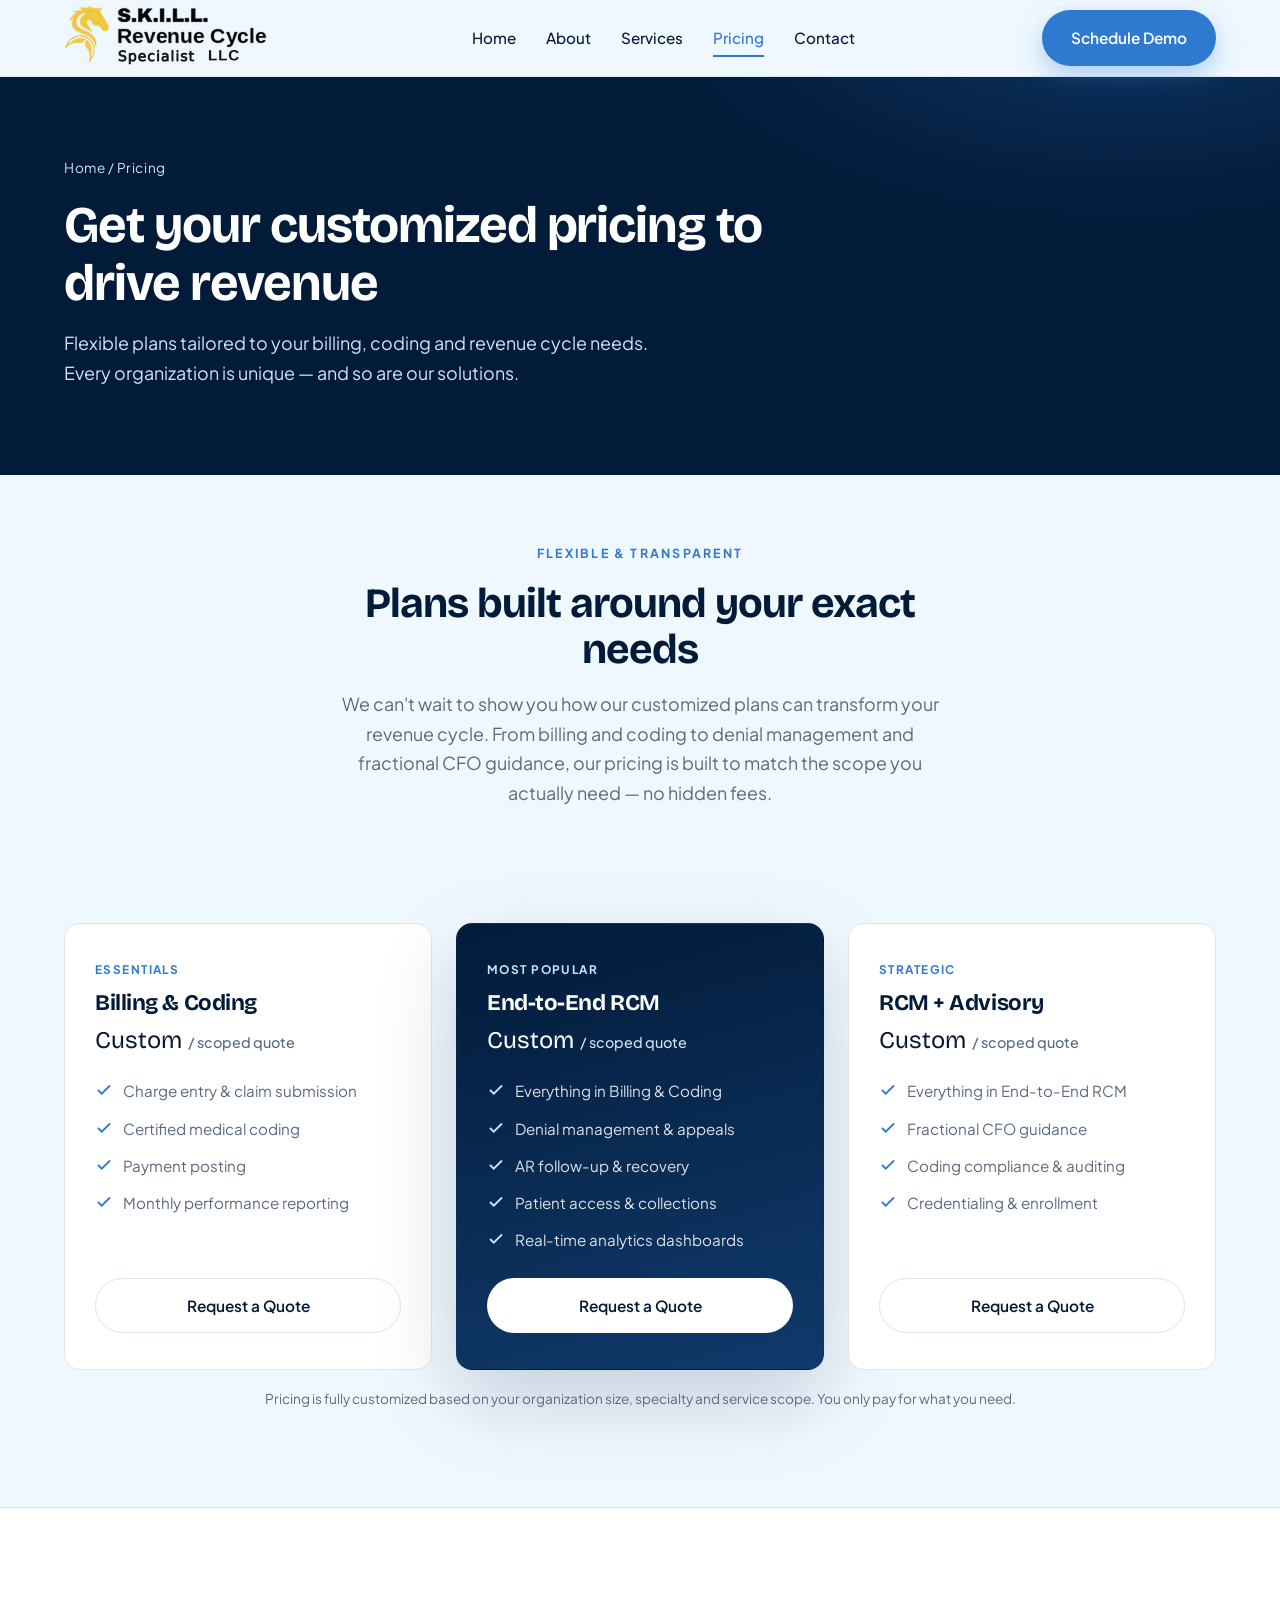
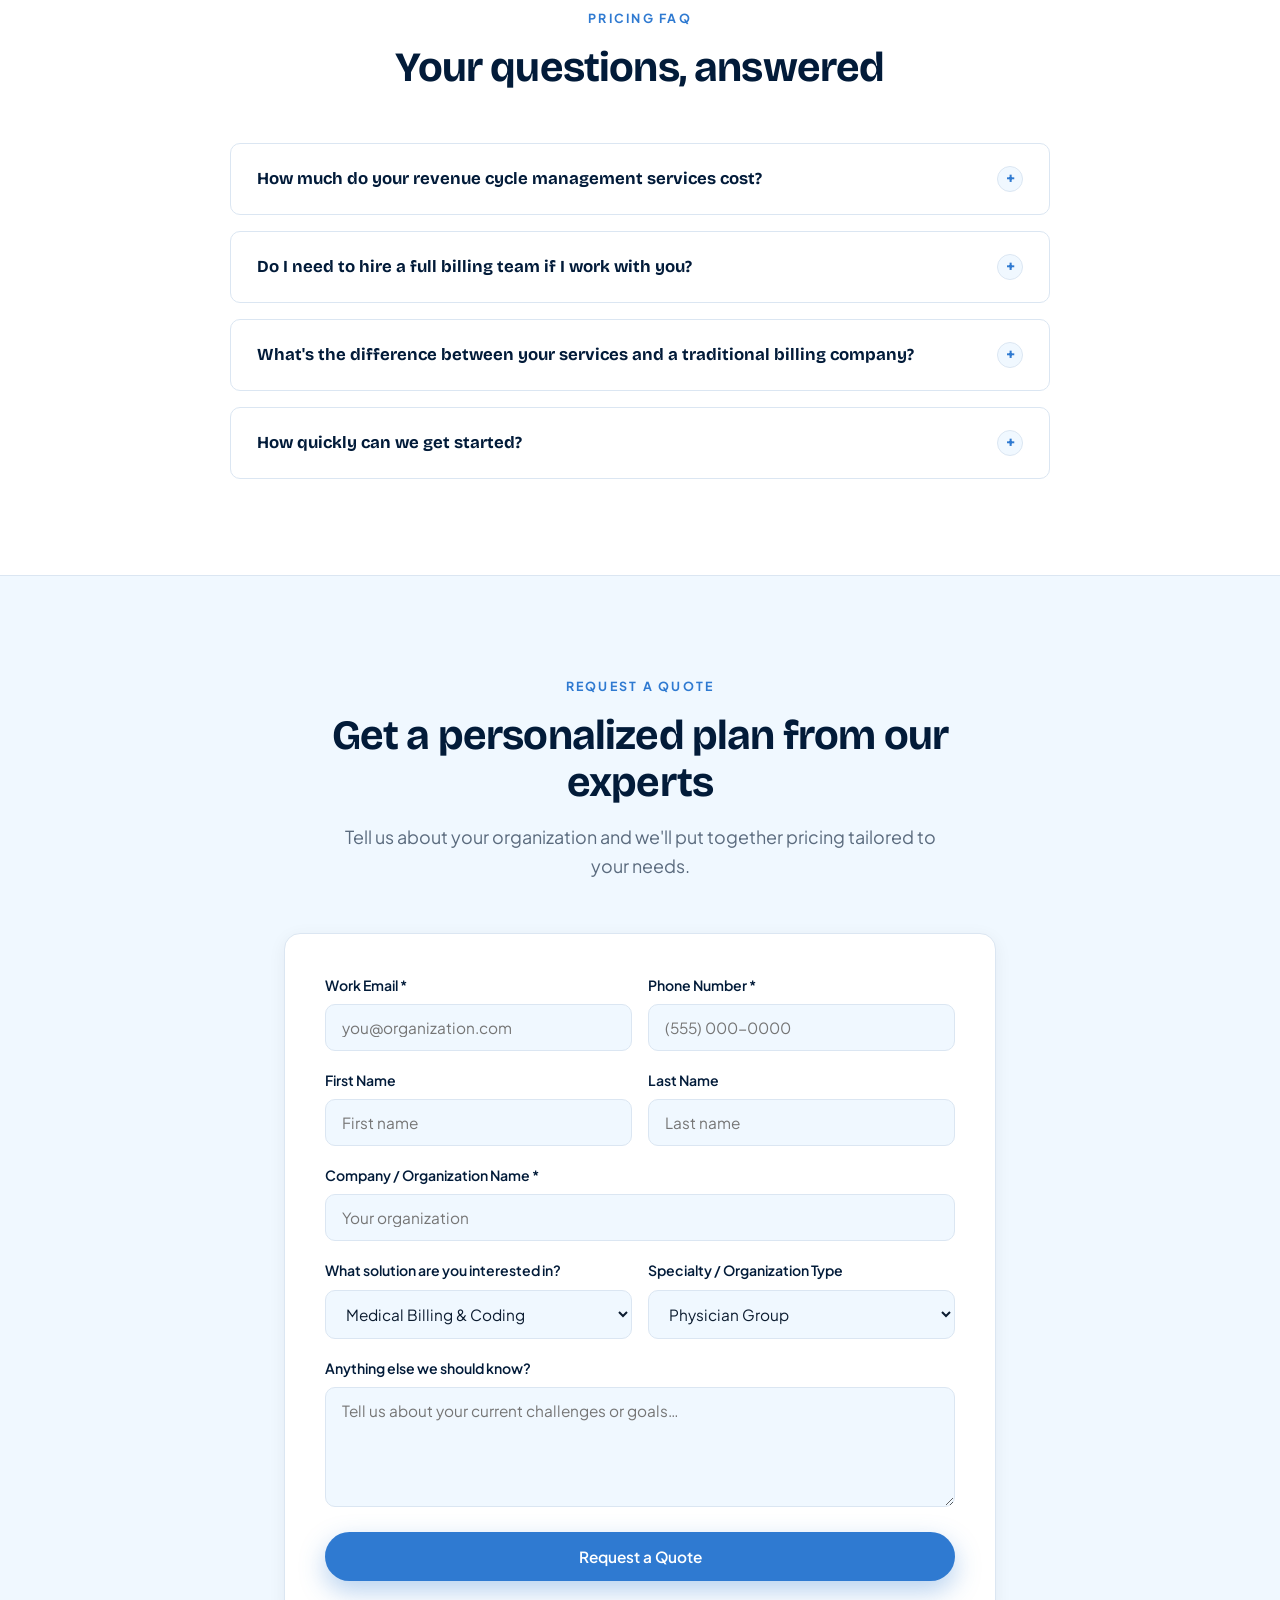
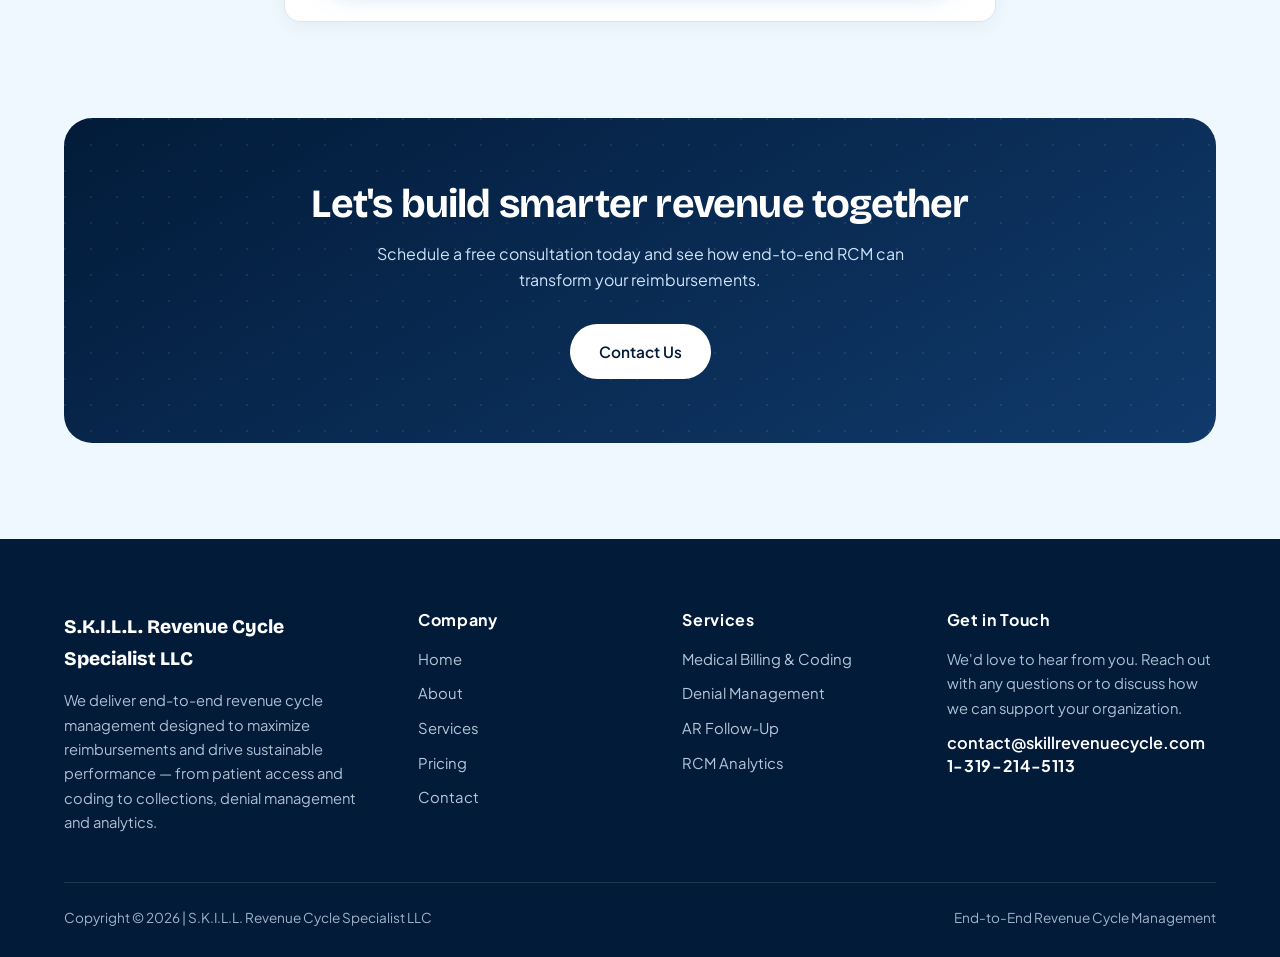
<file: pricing.html>
<!DOCTYPE html>
<html lang="en">
<head>
<meta charset="UTF-8">
<meta name="viewport" content="width=device-width, initial-scale=1.0">
<title>Pricing | S.K.I.L.L. Revenue Cycle Specialist LLC</title>
<meta name="description" content="Flexible, customized revenue cycle management pricing tailored to your organization's size, specialty and service scope. Request a personalized quote.">
<link rel="preconnect" href="https://fonts.googleapis.com">
<link rel="preconnect" href="https://fonts.gstatic.com" crossorigin>
<link href="https://fonts.googleapis.com/css2?family=Bricolage+Grotesque:opsz,wght@12..96,400..800&family=Plus+Jakarta+Sans:wght@400;500;600;700&display=swap" rel="stylesheet">
<link rel="stylesheet" href="styles.css">
</head>
<body>

 <header class="site-header">
  <div class="wrap nav">
   <a href="index.html" class="brand">
  <img src="logo.png" class="brand-logo">
</a>
    <nav class="nav-links" id="navLinks">
      <a href="index.html">Home</a>
      <a href="about.html">About</a>
      <a href="services.html">Services</a>
      <a href="pricing.html" class="active">Pricing</a>
      <a href="contact.html">Contact</a>
    </nav>
    <div class="nav-cta">
      <a href="contact.html" class="btn btn-primary">Schedule Demo</a>
      <button class="menu-toggle" id="menuToggle" aria-label="Menu"><span></span><span></span><span></span></button>
    </div>
  </div>
</header>

<!-- PAGE HERO -->
<section class="page-hero">
  <div class="wrap">
    <div class="crumb"><a href="index.html">Home</a> / Pricing</div>
    <h1>Get your customized pricing to drive revenue</h1>
    <p>Flexible plans tailored to your billing, coding and revenue cycle needs. Every organization is unique — and so are our solutions.</p>
  </div>
</section>

<!-- INTRO -->
<section class="section tight">
  <div class="wrap sec-head center reveal">
    <span class="eyebrow">Flexible &amp; Transparent</span>
    <h2>Plans built around your exact needs</h2>
    <p class="lead">We can't wait to show you how our customized plans can transform your revenue cycle. From billing and coding to denial management and fractional CFO guidance, our pricing is built to match the scope you actually need — no hidden fees.</p>
  </div>
</section>

<!-- PRICING TIERS -->
<section class="section" style="padding-top:0;">
  <div class="wrap">
    <div class="price-cols">
      <div class="price reveal">
        <span class="tag">Essentials</span>
        <h3>Billing &amp; Coding</h3>
        <div class="amt">Custom <small>/ scoped quote</small></div>
        <ul>
          <li><svg viewBox="0 0 24 24" fill="none" stroke="currentColor" stroke-width="2.4"><path d="M20 6L9 17l-5-5"/></svg>Charge entry &amp; claim submission</li>
          <li><svg viewBox="0 0 24 24" fill="none" stroke="currentColor" stroke-width="2.4"><path d="M20 6L9 17l-5-5"/></svg>Certified medical coding</li>
          <li><svg viewBox="0 0 24 24" fill="none" stroke="currentColor" stroke-width="2.4"><path d="M20 6L9 17l-5-5"/></svg>Payment posting</li>
          <li><svg viewBox="0 0 24 24" fill="none" stroke="currentColor" stroke-width="2.4"><path d="M20 6L9 17l-5-5"/></svg>Monthly performance reporting</li>
        </ul>
        <a href="contact.html" class="btn btn-ghost">Request a Quote</a>
      </div>
      <div class="price featured reveal">
        <span class="tag">Most Popular</span>
        <h3>End-to-End RCM</h3>
        <div class="amt">Custom <small>/ scoped quote</small></div>
        <ul>
          <li><svg viewBox="0 0 24 24" fill="none" stroke="currentColor" stroke-width="2.4"><path d="M20 6L9 17l-5-5"/></svg>Everything in Billing &amp; Coding</li>
          <li><svg viewBox="0 0 24 24" fill="none" stroke="currentColor" stroke-width="2.4"><path d="M20 6L9 17l-5-5"/></svg>Denial management &amp; appeals</li>
          <li><svg viewBox="0 0 24 24" fill="none" stroke="currentColor" stroke-width="2.4"><path d="M20 6L9 17l-5-5"/></svg>AR follow-up &amp; recovery</li>
          <li><svg viewBox="0 0 24 24" fill="none" stroke="currentColor" stroke-width="2.4"><path d="M20 6L9 17l-5-5"/></svg>Patient access &amp; collections</li>
          <li><svg viewBox="0 0 24 24" fill="none" stroke="currentColor" stroke-width="2.4"><path d="M20 6L9 17l-5-5"/></svg>Real-time analytics dashboards</li>
        </ul>
        <a href="contact.html" class="btn btn-light">Request a Quote</a>
      </div>
      <div class="price reveal">
        <span class="tag">Strategic</span>
        <h3>RCM + Advisory</h3>
        <div class="amt">Custom <small>/ scoped quote</small></div>
        <ul>
          <li><svg viewBox="0 0 24 24" fill="none" stroke="currentColor" stroke-width="2.4"><path d="M20 6L9 17l-5-5"/></svg>Everything in End-to-End RCM</li>
          <li><svg viewBox="0 0 24 24" fill="none" stroke="currentColor" stroke-width="2.4"><path d="M20 6L9 17l-5-5"/></svg>Fractional CFO guidance</li>
          <li><svg viewBox="0 0 24 24" fill="none" stroke="currentColor" stroke-width="2.4"><path d="M20 6L9 17l-5-5"/></svg>Coding compliance &amp; auditing</li>
          <li><svg viewBox="0 0 24 24" fill="none" stroke="currentColor" stroke-width="2.4"><path d="M20 6L9 17l-5-5"/></svg>Credentialing &amp; enrollment</li>
        </ul>
        <a href="contact.html" class="btn btn-ghost">Request a Quote</a>
      </div>
    </div>
    <p class="center form-note" style="margin-top:18px;">Pricing is fully customized based on your organization size, specialty and service scope. You only pay for what you need.</p>
  </div>
</section>

<!-- FAQ -->
<section class="section" style="background:#fff;border-block:1px solid var(--line);">
  <div class="wrap">
    <div class="sec-head center reveal">
      <span class="eyebrow">Pricing FAQ</span>
      <h2>Your questions, answered</h2>
    </div>
    <div class="faq">
      <div class="faq-item reveal">
        <button class="faq-q">How much do your revenue cycle management services cost? <span class="pm">+</span></button>
        <div class="faq-a"><p>Our pricing is fully customized based on your organization's size, specialty, claim volume and service scope. You only pay for what you need — no hidden fees. Most engagements are structured as a percentage of collections or a scoped monthly fee.</p></div>
      </div>
      <div class="faq-item reveal">
        <button class="faq-q">Do I need to hire a full billing team if I work with you? <span class="pm">+</span></button>
        <div class="faq-a"><p>No. We can act as your complete revenue cycle department — from coding and billing to denial management and CFO-level guidance — so you don't need to recruit, train and maintain a large in-house team.</p></div>
      </div>
      <div class="faq-item reveal">
        <button class="faq-q">What's the difference between your services and a traditional billing company? <span class="pm">+</span></button>
        <div class="faq-a"><p>Unlike a traditional biller, we combine billing and coding with automation, AI-driven analytics, staffing support and fractional CFO services — giving you real-time insight and strategic financial direction, not just claim submission.</p></div>
      </div>
      <div class="faq-item reveal">
        <button class="faq-q">How quickly can we get started? <span class="pm">+</span></button>
        <div class="faq-a"><p>It starts with a complete evaluation of your revenue cycle. After a short discovery and scoping conversation, we build a tailored onboarding plan — many partners are live within a few weeks, including legacy AR transition support.</p></div>
      </div>
    </div>
  </div>
</section>

<!-- QUOTE FORM -->
<section class="section">
  <div class="wrap" style="max-width:760px;">
    <div class="sec-head center reveal">
      <span class="eyebrow">Request a Quote</span>
      <h2>Get a personalized plan from our experts</h2>
      <p class="lead">Tell us about your organization and we'll put together pricing tailored to your needs.</p>
    </div>
    <div class="form-card reveal">
      <form data-form>
        <div class="field-row">
          <div class="field"><label>Work Email *</label><input type="email" required placeholder="you@organization.com"></div>
          <div class="field"><label>Phone Number *</label><input type="tel" required placeholder="(555) 000-0000"></div>
        </div>
        <div class="field-row">
          <div class="field"><label>First Name</label><input type="text" placeholder="First name"></div>
          <div class="field"><label>Last Name</label><input type="text" placeholder="Last name"></div>
        </div>
        <div class="field"><label>Company / Organization Name *</label><input type="text" required placeholder="Your organization"></div>
        <div class="field-row">
          <div class="field">
            <label>What solution are you interested in?</label>
            <select>
              <option>Medical Billing &amp; Coding</option>
              <option>End-to-End RCM</option>
              <option>Denial Management</option>
              <option>AR Follow-Up &amp; Recovery</option>
              <option>Fractional CFO / Advisory</option>
              <option>Coding Compliance &amp; Auditing</option>
              <option>Customized Solution</option>
            </select>
          </div>
          <div class="field">
            <label>Specialty / Organization Type</label>
            <select>
              <option>Physician Group</option>
              <option>Hospital</option>
              <option>Behavioral Health</option>
              <option>Anesthesia</option>
              <option>Lab &amp; Pathology</option>
              <option>Emergency Department</option>
              <option>FQHC / CHC Clinic</option>
              <option>Senior Living</option>
              <option>Other</option>
            </select>
          </div>
        </div>
        <div class="field"><label>Anything else we should know?</label><textarea placeholder="Tell us about your current challenges or goals…"></textarea></div>
        <button type="submit" class="btn btn-primary" data-label="Request a Quote" style="width:100%;justify-content:center;">Request a Quote</button>
        <p class="form-result form-note" style="display:none;color:var(--accent);font-weight:600;">Thank you — your request has been received. Our team will reach out shortly.</p>
      </form>
    </div>
  </div>
</section>

<!-- CTA -->
<section class="section" style="padding-top:0;">
  <div class="wrap">
    <div class="cta-band reveal">
      <h2>Let's build smarter revenue together</h2>
      <p>Schedule a free consultation today and see how end-to-end RCM can transform your reimbursements.</p>
      <a href="contact.html" class="btn btn-light">Contact Us</a>
    </div>
  </div>
</section>

<footer class="site-footer">
  <div class="wrap">
    <div class="footer-grid">
      <div>
        <div class="f-brand">S.K.I.L.L. Revenue Cycle Specialist LLC</div>
        <p>We deliver end-to-end revenue cycle management designed to maximize reimbursements and drive sustainable performance — from patient access and coding to collections, denial management and analytics.</p>
      </div>
      <div>
        <h4>Company</h4>
        <div class="f-links">
          <a href="index.html">Home</a>
          <a href="about.html">About</a>
          <a href="services.html">Services</a>
          <a href="pricing.html">Pricing</a>
          <a href="contact.html">Contact</a>
        </div>
      </div>
      <div>
        <h4>Services</h4>
        <div class="f-links">
          <a href="services.html">Medical Billing &amp; Coding</a>
          <a href="services.html">Denial Management</a>
          <a href="services.html">AR Follow-Up</a>
          <a href="services.html">RCM Analytics</a>
        </div>
      </div>
      <div>
        <h4>Get in Touch</h4>
        <p style="margin-bottom:10px;">We'd love to hear from you. Reach out with any questions or to discuss how we can support your organization.</p>
        <a class="f-mail" href="mailto:contact@skillrevenuecycle.com">contact@skillrevenuecycle.com</a>
       <h4>1-319-214-5113<h4>
      </div>
    </div>
    <div class="footer-bottom">
      <span>Copyright © <span data-year>2025</span> | S.K.I.L.L. Revenue Cycle Specialist LLC</span>
      <span>End-to-End Revenue Cycle Management</span>
    </div>
  </div>
</footer>

<script src="script.js"></script>
</body>
</html>
</file>
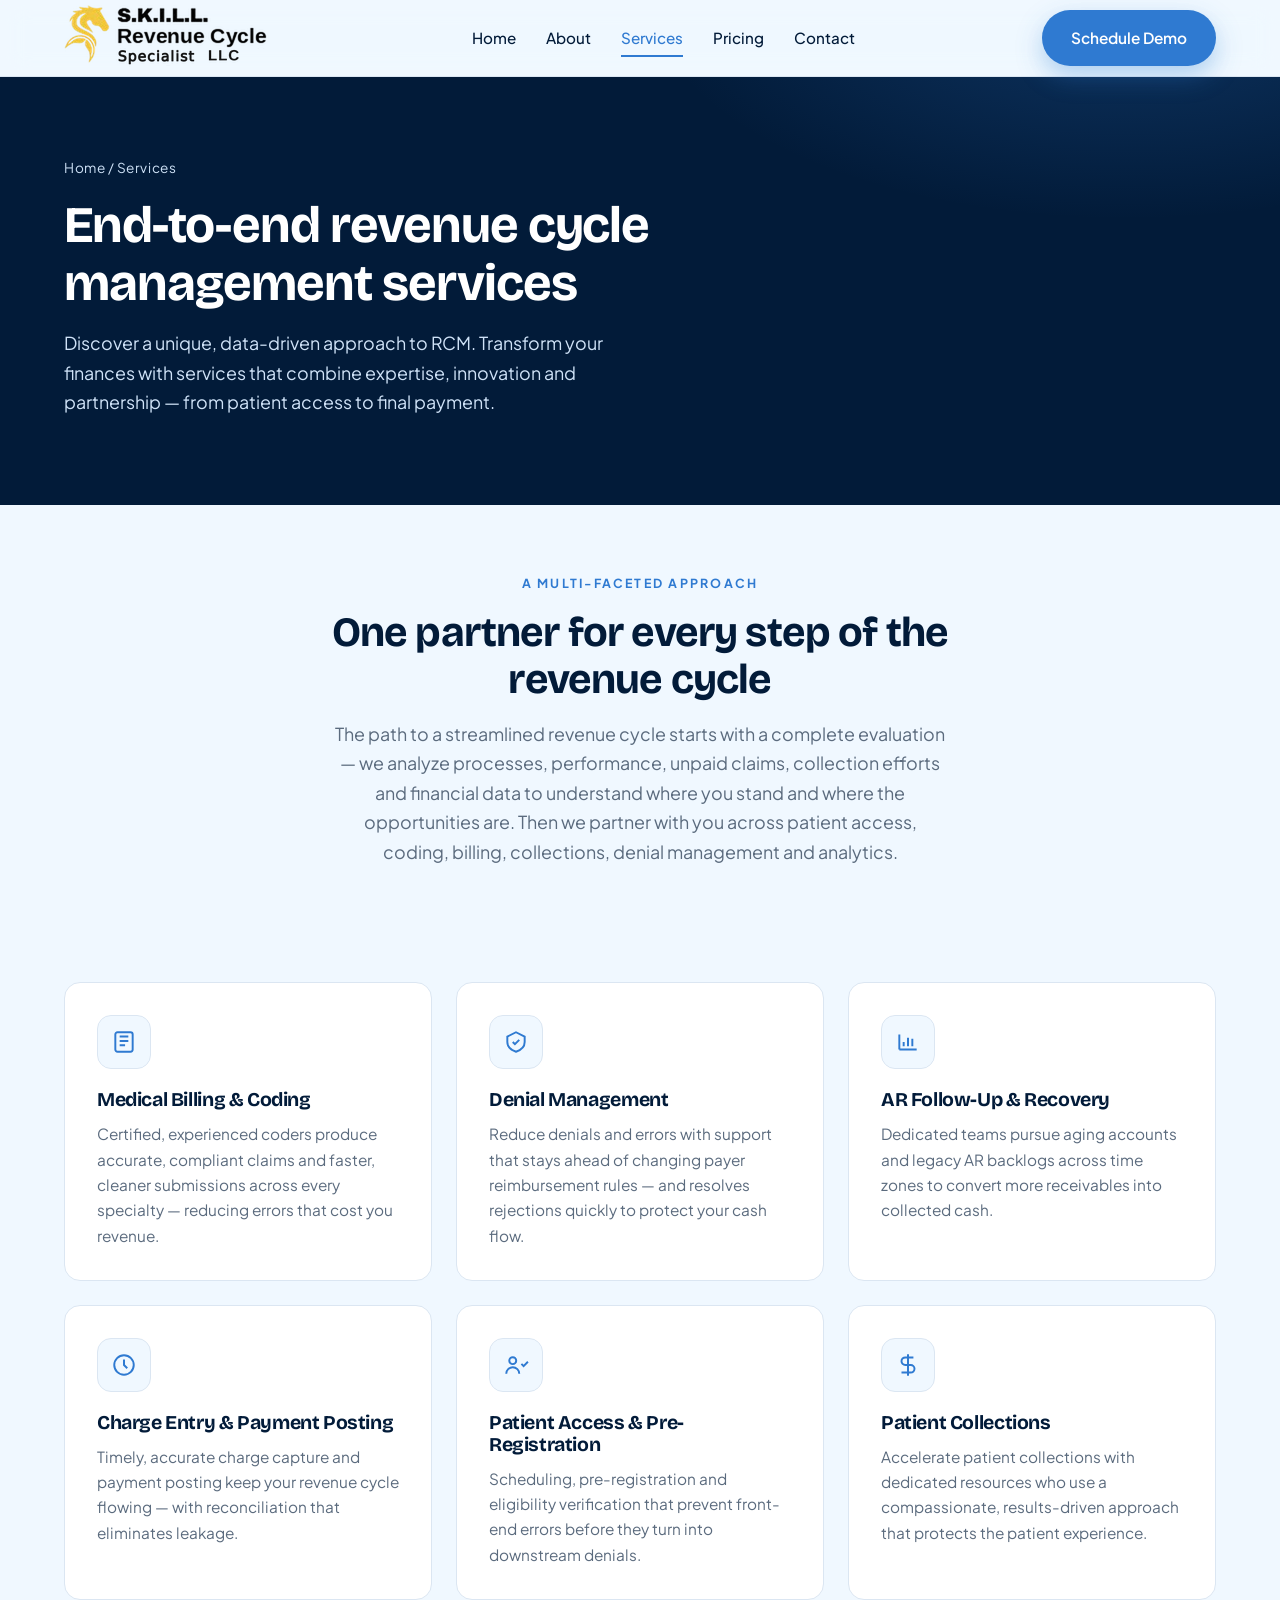
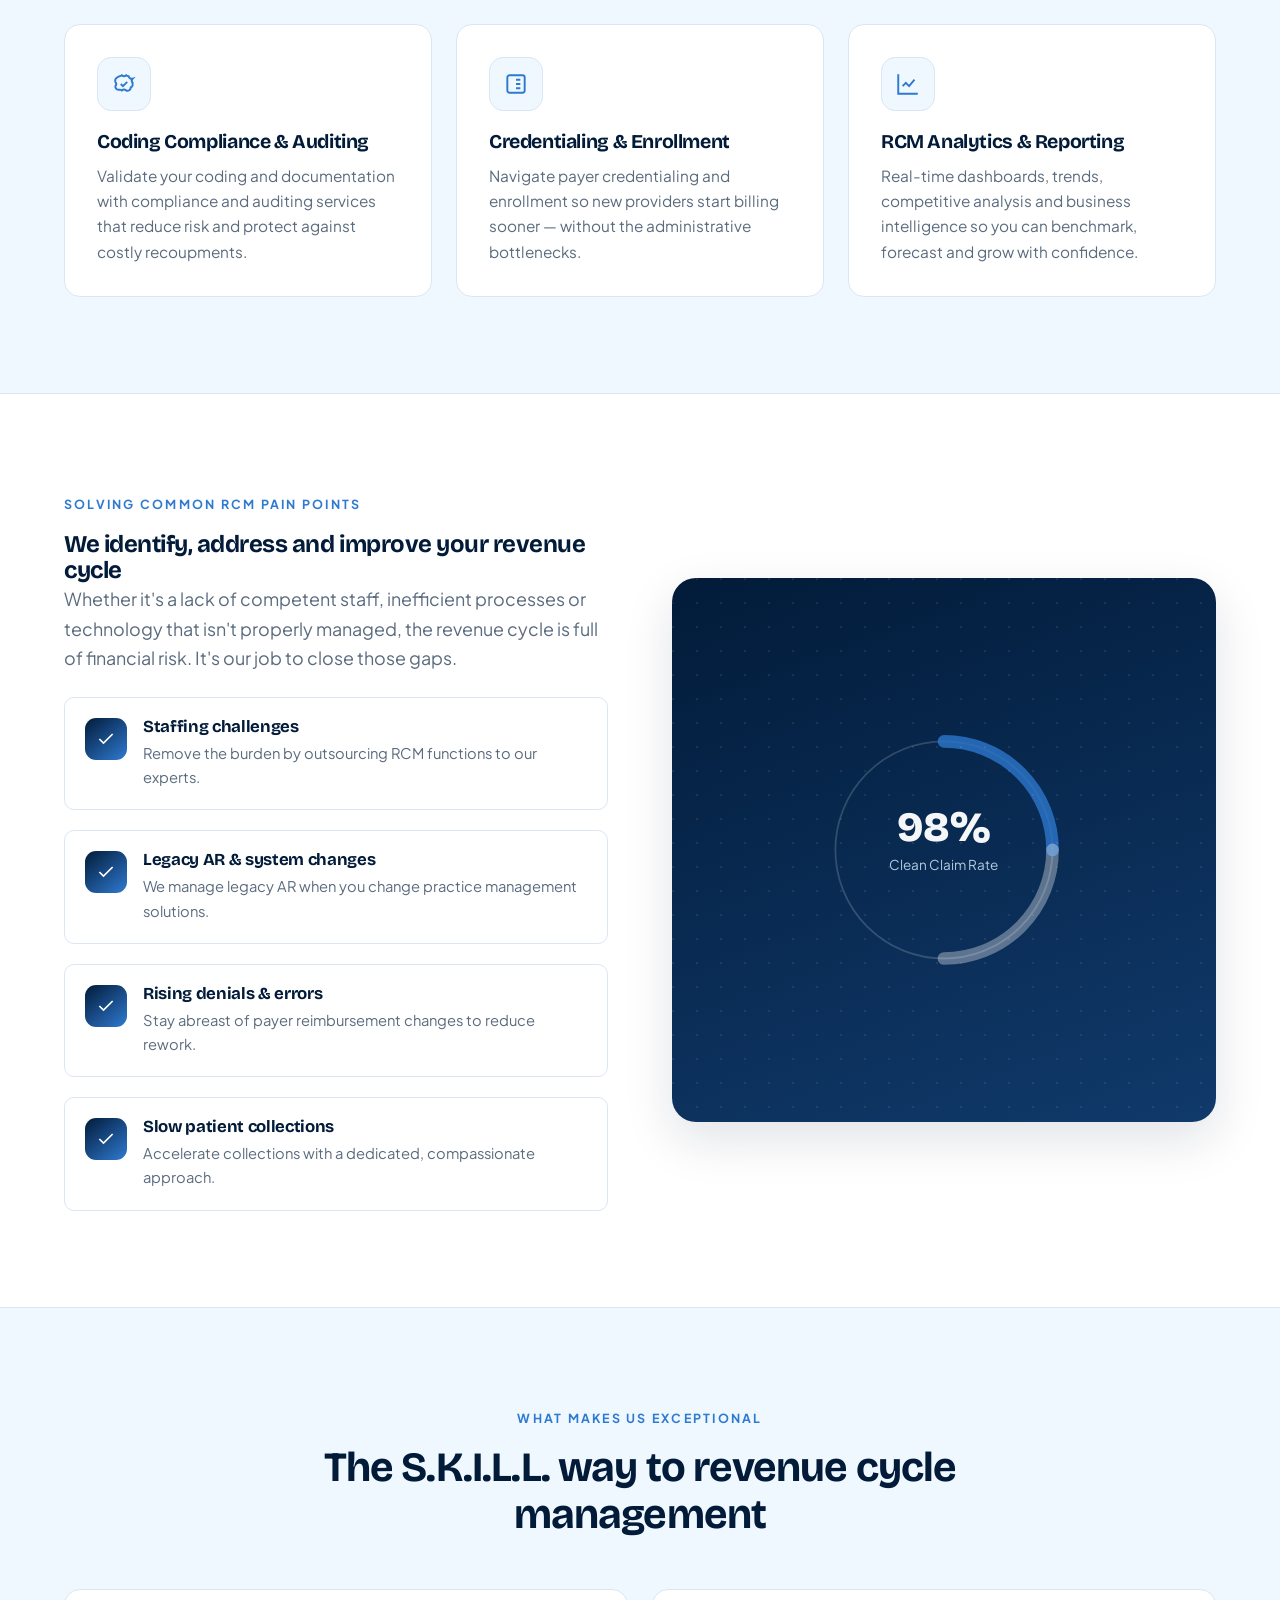
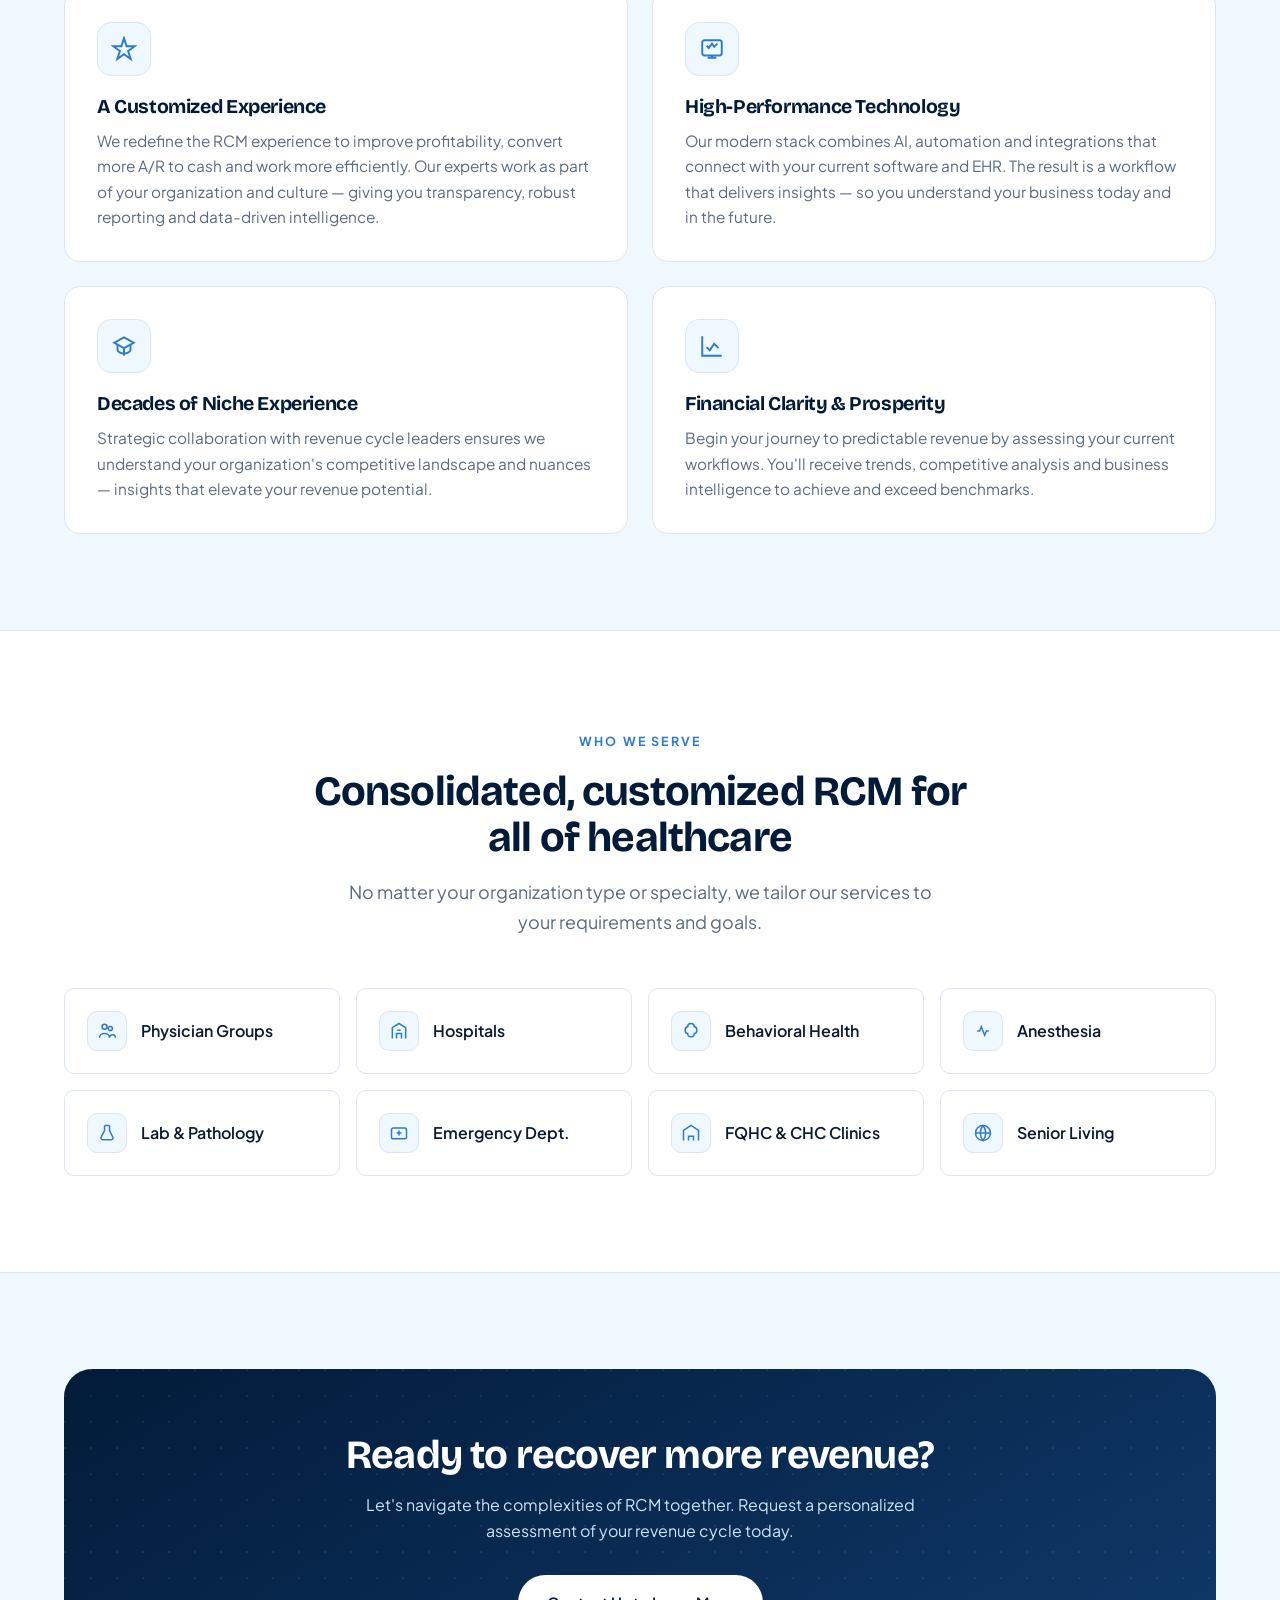
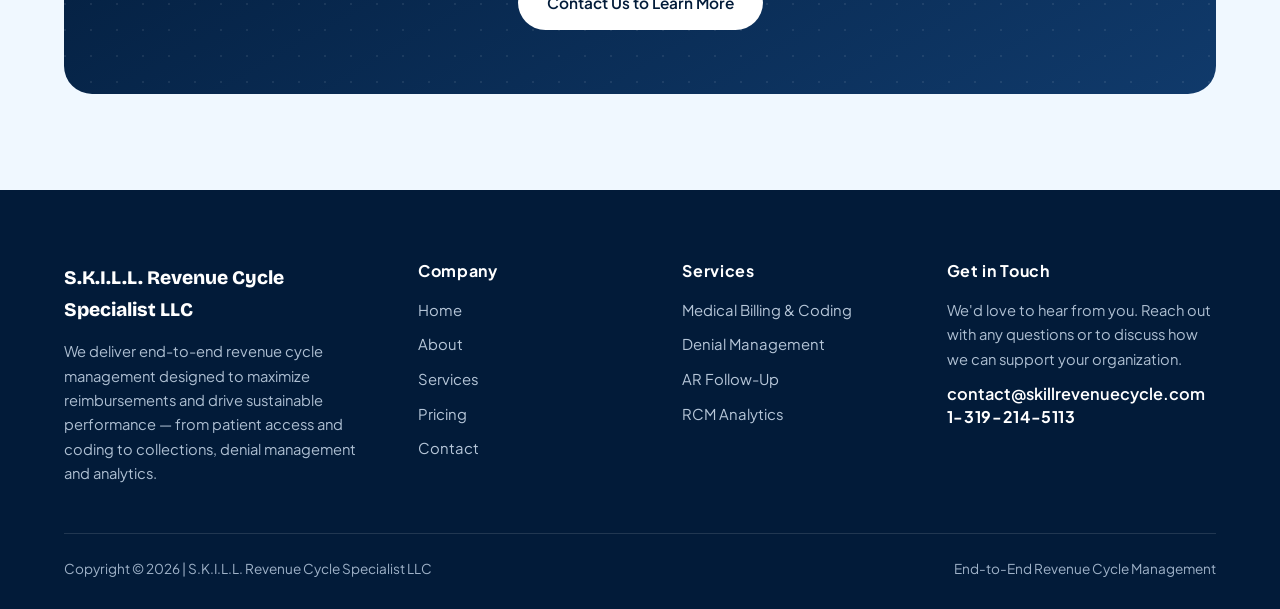
<file: services.html>
<!DOCTYPE html>
<html lang="en">
<head>
<meta charset="UTF-8">
<meta name="viewport" content="width=device-width, initial-scale=1.0">
<title>Services | S.K.I.L.L. Revenue Cycle Specialist LLC</title>
<meta name="description" content="End-to-end revenue cycle management services: medical billing & coding, denial management, AR follow-up, charge entry, patient access, collections, credentialing, compliance auditing and RCM analytics.">
<link rel="preconnect" href="https://fonts.googleapis.com">
<link rel="preconnect" href="https://fonts.gstatic.com" crossorigin>
<link href="https://fonts.googleapis.com/css2?family=Bricolage+Grotesque:opsz,wght@12..96,400..800&family=Plus+Jakarta+Sans:wght@400;500;600;700&display=swap" rel="stylesheet">
<link rel="stylesheet" href="styles.css">
</head>
<body>

 <header class="site-header">
  <div class="wrap nav">
   <a href="index.html" class="brand">
  <img src="logo.png" class="brand-logo">
</a>
    <nav class="nav-links" id="navLinks">
      <a href="index.html">Home</a>
      <a href="about.html">About</a>
      <a href="services.html" class="active">Services</a>
      <a href="pricing.html">Pricing</a>
      <a href="contact.html">Contact</a>
    </nav>
    <div class="nav-cta">
      <a href="contact.html" class="btn btn-primary">Schedule Demo</a>
      <button class="menu-toggle" id="menuToggle" aria-label="Menu"><span></span><span></span><span></span></button>
    </div>
  </div>
</header>

<!-- PAGE HERO -->
<section class="page-hero">
  <div class="wrap">
    <div class="crumb"><a href="index.html">Home</a> / Services</div>
    <h1>End-to-end revenue cycle management services</h1>
    <p>Discover a unique, data-driven approach to RCM. Transform your finances with services that combine expertise, innovation and partnership — from patient access to final payment.</p>
  </div>
</section>

<!-- INTRO -->
<section class="section tight">
  <div class="wrap sec-head center reveal">
    <span class="eyebrow">A Multi-Faceted Approach</span>
    <h2>One partner for every step of the revenue cycle</h2>
    <p class="lead">The path to a streamlined revenue cycle starts with a complete evaluation — we analyze processes, performance, unpaid claims, collection efforts and financial data to understand where you stand and where the opportunities are. Then we partner with you across patient access, coding, billing, collections, denial management and analytics.</p>
  </div>
</section>

<!-- CORE SERVICES GRID -->
<section class="section" style="padding-top:0;">
  <div class="wrap">
    <div class="cards">
      <div class="card reveal">
        <div class="ico"><svg viewBox="0 0 24 24" fill="none" stroke="currentColor" stroke-width="1.8"><rect x="4" y="3" width="16" height="18" rx="2"/><path d="M8 7h8M8 11h8M8 15h5"/></svg></div>
        <h3>Medical Billing &amp; Coding</h3>
        <p>Certified, experienced coders produce accurate, compliant claims and faster, cleaner submissions across every specialty — reducing errors that cost you revenue.</p>
      </div>
      <div class="card reveal">
        <div class="ico"><svg viewBox="0 0 24 24" fill="none" stroke="currentColor" stroke-width="1.8"><path d="M12 3l8 4v5c0 5-3.5 7.5-8 9-4.5-1.5-8-4-8-9V7z"/><path d="M9 12l2 2 4-4"/></svg></div>
        <h3>Denial Management</h3>
        <p>Reduce denials and errors with support that stays ahead of changing payer reimbursement rules — and resolves rejections quickly to protect your cash flow.</p>
      </div>
      <div class="card reveal">
        <div class="ico"><svg viewBox="0 0 24 24" fill="none" stroke="currentColor" stroke-width="1.8"><path d="M4 19V5M4 19h16M8 16v-4M12 16V8M16 16v-7"/></svg></div>
        <h3>AR Follow-Up &amp; Recovery</h3>
        <p>Dedicated teams pursue aging accounts and legacy AR backlogs across time zones to convert more receivables into collected cash.</p>
      </div>
      <div class="card reveal">
        <div class="ico"><svg viewBox="0 0 24 24" fill="none" stroke="currentColor" stroke-width="1.8"><circle cx="12" cy="12" r="9"/><path d="M12 7v5l3 3"/></svg></div>
        <h3>Charge Entry &amp; Payment Posting</h3>
        <p>Timely, accurate charge capture and payment posting keep your revenue cycle flowing — with reconciliation that eliminates leakage.</p>
      </div>
      <div class="card reveal">
        <div class="ico"><svg viewBox="0 0 24 24" fill="none" stroke="currentColor" stroke-width="1.8"><circle cx="9" cy="8" r="3.2"/><path d="M3 20c0-3.3 2.7-6 6-6s6 2.7 6 6M17 11l2 2 4-4"/></svg></div>
        <h3>Patient Access &amp; Pre-Registration</h3>
        <p>Scheduling, pre-registration and eligibility verification that prevent front-end errors before they turn into downstream denials.</p>
      </div>
      <div class="card reveal">
        <div class="ico"><svg viewBox="0 0 24 24" fill="none" stroke="currentColor" stroke-width="1.8"><path d="M12 2v20M17 5H9.5a3.5 3.5 0 000 7h5a3.5 3.5 0 010 7H6"/></svg></div>
        <h3>Patient Collections</h3>
        <p>Accelerate patient collections with dedicated resources who use a compassionate, results-driven approach that protects the patient experience.</p>
      </div>
      <div class="card reveal">
        <div class="ico"><svg viewBox="0 0 24 24" fill="none" stroke="currentColor" stroke-width="1.8"><path d="M9 12l2 2 4-4M7.8 4.8A3 3 0 0010 4a3 3 0 004 0 3 3 0 002.2.8A3 3 0 0020 7a3 3 0 000 4 3 3 0 000 2 3 3 0 01-1.8 2.2A3 3 0 0114 18a3 3 0 00-4 0 3 3 0 00-2.2-.8A3 3 0 014 14a3 3 0 000-4 3 3 0 010-2 3 3 0 011.8-2.2z"/></svg></div>
        <h3>Coding Compliance &amp; Auditing</h3>
        <p>Validate your coding and documentation with compliance and auditing services that reduce risk and protect against costly recoupments.</p>
      </div>
      <div class="card reveal">
        <div class="ico"><svg viewBox="0 0 24 24" fill="none" stroke="currentColor" stroke-width="1.8"><rect x="4" y="4" width="16" height="16" rx="2"/><path d="M8 8h.01M8 12h.01M8 16h.01M12 8h4M12 12h4M12 16h4"/></svg></div>
        <h3>Credentialing &amp; Enrollment</h3>
        <p>Navigate payer credentialing and enrollment so new providers start billing sooner — without the administrative bottlenecks.</p>
      </div>
      <div class="card reveal">
        <div class="ico"><svg viewBox="0 0 24 24" fill="none" stroke="currentColor" stroke-width="1.8"><path d="M3 3v18h18"/><path d="M7 14l3-3 3 3 5-6"/></svg></div>
        <h3>RCM Analytics &amp; Reporting</h3>
        <p>Real-time dashboards, trends, competitive analysis and business intelligence so you can benchmark, forecast and grow with confidence.</p>
      </div>
    </div>
  </div>
</section>

<!-- PAIN POINTS -->
<section class="section" style="background:#fff;border-block:1px solid var(--line);">
  <div class="wrap split">
    <div class="reveal">
      <span class="eyebrow">Solving Common RCM Pain Points</span>
      <h2>We identify, address and improve your revenue cycle</h2>
      <p class="lead" style="margin-bottom:24px;">Whether it's a lack of competent staff, inefficient processes or technology that isn't properly managed, the revenue cycle is full of financial risk. It's our job to close those gaps.</p>
      <div class="feature-list" style="margin-top:0;">
        <div class="feature"><div class="fi"><svg viewBox="0 0 24 24" fill="none" stroke="currentColor" stroke-width="2"><path d="M20 6L9 17l-5-5"/></svg></div><div><h4>Staffing challenges</h4><p>Remove the burden by outsourcing RCM functions to our experts.</p></div></div>
        <div class="feature"><div class="fi"><svg viewBox="0 0 24 24" fill="none" stroke="currentColor" stroke-width="2"><path d="M20 6L9 17l-5-5"/></svg></div><div><h4>Legacy AR &amp; system changes</h4><p>We manage legacy AR when you change practice management solutions.</p></div></div>
        <div class="feature"><div class="fi"><svg viewBox="0 0 24 24" fill="none" stroke="currentColor" stroke-width="2"><path d="M20 6L9 17l-5-5"/></svg></div><div><h4>Rising denials &amp; errors</h4><p>Stay abreast of payer reimbursement changes to reduce rework.</p></div></div>
        <div class="feature"><div class="fi"><svg viewBox="0 0 24 24" fill="none" stroke="currentColor" stroke-width="2"><path d="M20 6L9 17l-5-5"/></svg></div><div><h4>Slow patient collections</h4><p>Accelerate collections with a dedicated, compassionate approach.</p></div></div>
      </div>
    </div>
    <div class="media-card reveal">
      <svg class="ill" viewBox="0 0 400 400" fill="none" xmlns="http://www.w3.org/2000/svg" aria-hidden="true">
        <circle cx="200" cy="200" r="120" stroke="rgba(255,255,255,.18)" stroke-width="2" fill="none"/>
        <path d="M200 80 A120 120 0 0 1 320 200" stroke="rgba(47,122,209,.8)" stroke-width="14" fill="none" stroke-linecap="round"/>
        <path d="M320 200 A120 120 0 0 1 200 320" stroke="rgba(255,255,255,.35)" stroke-width="14" fill="none" stroke-linecap="round"/>
        <text x="200" y="190" text-anchor="middle" fill="#fff" font-family="Bricolage Grotesque, serif" font-size="46" font-weight="800">98%</text>
        <text x="200" y="222" text-anchor="middle" fill="rgba(207,226,247,.9)" font-family="Plus Jakarta Sans, sans-serif" font-size="15">Clean Claim Rate</text>
      </svg>
    </div>
  </div>
</section>

<!-- WHY EXCEPTIONAL -->
<section class="section">
  <div class="wrap">
    <div class="sec-head center reveal">
      <span class="eyebrow">What Makes Us Exceptional</span>
      <h2>The S.K.I.L.L. way to revenue cycle management</h2>
    </div>
    <div class="cards two">
      <div class="card reveal">
        <div class="ico"><svg viewBox="0 0 24 24" fill="none" stroke="currentColor" stroke-width="1.8"><path d="M12 2l2.4 7.4H22l-6.2 4.5 2.4 7.4L12 16.8 5.8 21.3l2.4-7.4L2 9.4h7.6z"/></svg></div>
        <h3>A Customized Experience</h3>
        <p>We redefine the RCM experience to improve profitability, convert more A/R to cash and work more efficiently. Our experts work as part of your organization and culture — giving you transparency, robust reporting and data-driven intelligence.</p>
      </div>
      <div class="card reveal">
        <div class="ico"><svg viewBox="0 0 24 24" fill="none" stroke="currentColor" stroke-width="1.8"><rect x="3" y="4" width="18" height="14" rx="2"/><path d="M8 20h8M12 18v2M7 9l2 2 3-4 2 3 3-3"/></svg></div>
        <h3>High-Performance Technology</h3>
        <p>Our modern stack combines AI, automation and integrations that connect with your current software and EHR. The result is a workflow that delivers insights — so you understand your business today and in the future.</p>
      </div>
      <div class="card reveal">
        <div class="ico"><svg viewBox="0 0 24 24" fill="none" stroke="currentColor" stroke-width="1.8"><path d="M12 14l9-5-9-5-9 5 9 5z"/><path d="M12 14v7M6 11v5c0 1 3 3 6 3s6-2 6-3v-5"/></svg></div>
        <h3>Decades of Niche Experience</h3>
        <p>Strategic collaboration with revenue cycle leaders ensures we understand your organization's competitive landscape and nuances — insights that elevate your revenue potential.</p>
      </div>
      <div class="card reveal">
        <div class="ico"><svg viewBox="0 0 24 24" fill="none" stroke="currentColor" stroke-width="1.8"><path d="M3 3v18h18M7 13l3 3 4-6 4 4"/></svg></div>
        <h3>Financial Clarity &amp; Prosperity</h3>
        <p>Begin your journey to predictable revenue by assessing your current workflows. You'll receive trends, competitive analysis and business intelligence to achieve and exceed benchmarks.</p>
      </div>
    </div>
  </div>
</section>

<!-- SPECIALTIES -->
<section class="section" style="background:#fff;border-block:1px solid var(--line);">
  <div class="wrap">
    <div class="sec-head center reveal">
      <span class="eyebrow">Who We Serve</span>
      <h2>Consolidated, customized RCM for all of healthcare</h2>
      <p class="lead">No matter your organization type or specialty, we tailor our services to your requirements and goals.</p>
    </div>
    <div class="chips">
      <div class="chip reveal"><span class="ci"><svg viewBox="0 0 24 24" fill="none" stroke="currentColor" stroke-width="1.8"><circle cx="9" cy="7" r="3"/><circle cx="16" cy="9" r="2.5"/><path d="M3 20c0-3 2.7-5 6-5s6 2 6 5M15 20c0-2 1.5-3.5 4-3.5s3 1.5 3 3.5"/></svg></span>Physician Groups</div>
      <div class="chip reveal"><span class="ci"><svg viewBox="0 0 24 24" fill="none" stroke="currentColor" stroke-width="1.8"><path d="M4 21V8l8-5 8 5v13"/><path d="M9 21v-6h6v6M10 11h4"/></svg></span>Hospitals</div>
      <div class="chip reveal"><span class="ci"><svg viewBox="0 0 24 24" fill="none" stroke="currentColor" stroke-width="1.8"><path d="M12 3a4 4 0 00-4 4c-2 0-3 2-3 4s1 4 3 4a4 4 0 008 0c2 0 3-2 3-4s-1-4-3-4a4 4 0 00-4-4z"/></svg></span>Behavioral Health</div>
      <div class="chip reveal"><span class="ci"><svg viewBox="0 0 24 24" fill="none" stroke="currentColor" stroke-width="1.8"><path d="M5 12h3l2-5 4 10 2-5h3"/></svg></span>Anesthesia</div>
      <div class="chip reveal"><span class="ci"><svg viewBox="0 0 24 24" fill="none" stroke="currentColor" stroke-width="1.8"><path d="M9 3v6l-4 8a2 2 0 002 3h10a2 2 0 002-3l-4-8V3M9 3h6"/></svg></span>Lab &amp; Pathology</div>
      <div class="chip reveal"><span class="ci"><svg viewBox="0 0 24 24" fill="none" stroke="currentColor" stroke-width="1.8"><rect x="3" y="6" width="18" height="13" rx="2"/><path d="M12 9v6M9 12h6"/></svg></span>Emergency Dept.</div>
      <div class="chip reveal"><span class="ci"><svg viewBox="0 0 24 24" fill="none" stroke="currentColor" stroke-width="1.8"><path d="M3 21V9l9-6 9 6v12"/><path d="M9 21v-5h6v5"/></svg></span>FQHC &amp; CHC Clinics</div>
      <div class="chip reveal"><span class="ci"><svg viewBox="0 0 24 24" fill="none" stroke="currentColor" stroke-width="1.8"><circle cx="12" cy="12" r="9"/><path d="M3 12h18M12 3a14 14 0 010 18 14 14 0 010-18z"/></svg></span>Senior Living</div>
    </div>
  </div>
</section>

<!-- CTA -->
<section class="section">
  <div class="wrap">
    <div class="cta-band reveal">
      <h2>Ready to recover more revenue?</h2>
      <p>Let's navigate the complexities of RCM together. Request a personalized assessment of your revenue cycle today.</p>
      <a href="contact.html" class="btn btn-light">Contact Us to Learn More</a>
    </div>
  </div>
</section>

<footer class="site-footer">
  <div class="wrap">
    <div class="footer-grid">
      <div>
        <div class="f-brand">S.K.I.L.L. Revenue Cycle Specialist LLC</div>
        <p>We deliver end-to-end revenue cycle management designed to maximize reimbursements and drive sustainable performance — from patient access and coding to collections, denial management and analytics.</p>
      </div>
      <div>
        <h4>Company</h4>
        <div class="f-links">
          <a href="index.html">Home</a>
          <a href="about.html">About</a>
          <a href="services.html">Services</a>
          <a href="pricing.html">Pricing</a>
          <a href="contact.html">Contact</a>
        </div>
      </div>
      <div>
        <h4>Services</h4>
        <div class="f-links">
          <a href="services.html">Medical Billing &amp; Coding</a>
          <a href="services.html">Denial Management</a>
          <a href="services.html">AR Follow-Up</a>
          <a href="services.html">RCM Analytics</a>
        </div>
      </div>
      <div>
        <h4>Get in Touch</h4>
        <p style="margin-bottom:10px;">We'd love to hear from you. Reach out with any questions or to discuss how we can support your organization.</p>
        <a class="f-mail" href="mailto:contact@skillrevenuecycle.com">contact@skillrevenuecycle.com</a>
       <h4>1-319-214-5113<h4>
      </div>
    </div>
    <div class="footer-bottom">
      <span>Copyright © <span data-year>2025</span> |  S.K.I.L.L. Revenue Cycle Specialist LLC</span>
      <span>End-to-End Revenue Cycle Management</span>
    </div>
  </div>
</footer>

<script src="script.js"></script>
</body>
</html>
</file>
<file: styles.css>
/* ============================================================
   S.K.I.L.L. Revenue Cycle Management — Shared Stylesheet
   Palette: #021B39 (navy) / #F0F8FF (alice blue)
============================================================ */

:root {
  --navy: #021B39;
  --navy-2: #0a2c54;
  --navy-3: #103a6b;
  --alice: #F0F8FF;
  --accent: #2f7ad1;
  --accent-soft: #cfe2f7;
  --ink: #0c1c30;
  --muted: #5b6b7e;
  --line: #dbe6f2;
  --white: #ffffff;
  --radius: 16px;
  --radius-sm: 10px;
  --shadow-sm: 0 4px 18px rgba(2, 27, 57, .06);
  --shadow: 0 18px 50px rgba(2, 27, 57, .12);
  --shadow-lg: 0 30px 80px rgba(2, 27, 57, .18);
  --maxw: 1200px;
  --font-display: "Bricolage Grotesque", Georgia, serif;
  --font-body: "Plus Jakarta Sans", -apple-system, system-ui, sans-serif;
}

* { margin: 0; padding: 0; box-sizing: border-box; }

html { scroll-behavior: smooth; }

body {
  font-family: var(--font-body);
  color: var(--ink);
  background: var(--alice);
  line-height: 1.65;
  -webkit-font-smoothing: antialiased;
  overflow-x: hidden;
}

h1, h2, h3, h4, h5 {
  font-family: var(--font-display);
  line-height: 1.12;
  color: var(--navy);
  font-weight: 700;
  letter-spacing: -.02em;
}

a { color: inherit; text-decoration: none; }
img { max-width: 100%; display: block; }
ul { list-style: none; }

.wrap { width: 100%; max-width: var(--maxw); margin: 0 auto; padding: 0 24px; }

.eyebrow {
  display: inline-block;
  font-size: .78rem;
  font-weight: 700;
  letter-spacing: .18em;
  text-transform: uppercase;
  color: var(--accent);
  margin-bottom: 16px;
}
.eyebrow.light { color: var(--accent-soft); }

.section { padding: 96px 0; }
.section.tight { padding: 64px 0; }

.lead { font-size: 1.12rem; color: var(--muted); max-width: 620px; }
.center { text-align: center; }
.center .lead { margin-left: auto; margin-right: auto; }

/* ---------- Buttons ---------- */
.btn {
  display: inline-flex;
  align-items: center;
  gap: 9px;
  font-family: var(--font-body);
  font-weight: 600;
  font-size: .96rem;
  padding: 14px 28px;
  border-radius: 999px;
  border: 1.5px solid transparent;
  cursor: pointer;
  transition: transform .25s ease, box-shadow .25s ease, background .25s ease, color .25s ease;
}
.btn-primary { background: var(--accent); color: #fff; box-shadow: 0 10px 26px rgba(47,122,209,.35); }
.btn-primary:hover { transform: translateY(-2px); box-shadow: 0 16px 34px rgba(47,122,209,.45); }
.btn-light { background: #fff; color: var(--navy); }
.btn-light:hover { transform: translateY(-2px); box-shadow: var(--shadow); }
.btn-ghost { background: transparent; color: var(--navy); border-color: var(--line); }
.btn-ghost:hover { border-color: var(--accent); color: var(--accent); }
.btn-outline-light { background: transparent; color: #fff; border-color: rgba(255,255,255,.4); }
.btn-outline-light:hover { background: #fff; color: var(--navy); }

/* ---------- Header / Nav ---------- */
.site-header {
  position: sticky; top: 0; z-index: 100;
  background: rgba(240,248,255,.85);
  backdrop-filter: saturate(160%) blur(14px);
  border-bottom: 1px solid var(--line);
}
.nav {
  display: flex; align-items: center; justify-content: space-between;
  height: 76px;
}
.brand {
  font-family: var(--font-display);
  font-weight: 800;
  font-size: 1.18rem;
  color: var(--navy);
  letter-spacing: -.01em;
  display: flex; align-items: center; gap: 10px;
}
.brand .mark {
  width: 34px; height: 34px; border-radius: 9px;
  background: linear-gradient(140deg, var(--navy), var(--accent));
  display: grid; place-items: center;
  color: #fff; font-size: .82rem; font-weight: 800;
  letter-spacing: 0;
}
.brand small { display: block; font-family: var(--font-body); font-weight: 600; font-size: .62rem; letter-spacing: .14em; color: var(--muted); text-transform: uppercase; }
.brand .stack { line-height: 1.05; }

.nav-links { display: flex; align-items: center; gap: 30px; }
.nav-links a {
  font-size: .95rem; font-weight: 500; color: var(--navy);
  position: relative; padding: 6px 0; transition: color .2s;
}
.nav-links a::after {
  content: ""; position: absolute; left: 0; bottom: 0;
  width: 0; height: 2px; background: var(--accent); transition: width .25s ease;
}
.nav-links a:hover, .nav-links a.active { color: var(--accent); }
.nav-links a:hover::after, .nav-links a.active::after { width: 100%; }

.nav-cta { display: flex; align-items: center; gap: 14px; }
.menu-toggle {
  display: none; background: none; border: none; cursor: pointer;
  width: 44px; height: 44px; flex-direction: column; gap: 5px;
  align-items: center; justify-content: center;
}
.menu-toggle span { width: 24px; height: 2px; background: var(--navy); border-radius: 2px; transition: .3s; }
.menu-toggle.open span:nth-child(1) { transform: translateY(7px) rotate(45deg); }
.menu-toggle.open span:nth-child(2) { opacity: 0; }
.menu-toggle.open span:nth-child(3) { transform: translateY(-7px) rotate(-45deg); }

/* ---------- Hero ---------- */
.hero {
  position: relative;
  background:
    radial-gradient(1100px 520px at 85% -10%, rgba(47,122,209,.18), transparent 60%),
    radial-gradient(900px 500px at -5% 110%, rgba(16,58,107,.12), transparent 55%),
    var(--alice);
  padding: 88px 0 96px;
  overflow: hidden;
}
.hero-grid {
  display: grid; grid-template-columns: 1.05fr .95fr; gap: 56px; align-items: center;
}
.hero h1 { font-size: clamp(2.3rem, 4.6vw, 3.5rem); margin: 12px 0 20px; }
.hero p { font-size: 1.14rem; color: var(--muted); max-width: 540px; margin-bottom: 32px; }
.hero-actions { display: flex; gap: 14px; flex-wrap: wrap; }
.hero-visual {
  position: relative; border-radius: 24px; overflow: hidden;
  background: linear-gradient(160deg, var(--navy), var(--navy-3));
  box-shadow: var(--shadow-lg);
  aspect-ratio: 1.12 / 1; padding: 34px;
  display: flex; flex-direction: column; justify-content: space-between;
}
.hero-visual::before {
  content: ""; position: absolute; inset: 0;
  background-image: radial-gradient(circle at 1px 1px, rgba(255,255,255,.10) 1px, transparent 0);
  background-size: 22px 22px; opacity: .5;
}
.hv-top { position: relative; display: flex; justify-content: space-between; align-items: flex-start; }
.hv-pill { background: rgba(255,255,255,.12); color: #fff; padding: 8px 14px; border-radius: 999px; font-size: .8rem; font-weight: 600; border: 1px solid rgba(255,255,255,.18); }
.hv-stats { position: relative; display: grid; grid-template-columns: 1fr 1fr; gap: 16px; }
.hv-stat { background: rgba(255,255,255,.07); border: 1px solid rgba(255,255,255,.12); border-radius: 14px; padding: 18px; }
.hv-stat b { display: block; font-family: var(--font-display); font-size: 1.8rem; color: #fff; }
.hv-stat span { color: var(--accent-soft); font-size: .82rem; }

/* ---------- Section heading ---------- */
.sec-head { max-width: 680px; margin-bottom: 52px; }
.sec-head.center { margin-left: auto; margin-right: auto; }
.sec-head h2 { font-size: clamp(1.9rem, 3.4vw, 2.6rem); margin-bottom: 16px; }

/* ---------- Service cards ---------- */
.cards { display: grid; grid-template-columns: repeat(3, 1fr); gap: 24px; }
.cards.two { grid-template-columns: repeat(2, 1fr); }
.card {
  background: #fff; border: 1px solid var(--line); border-radius: var(--radius);
  padding: 32px; transition: transform .3s ease, box-shadow .3s ease, border-color .3s;
  position: relative; overflow: hidden;
}
.card:hover { transform: translateY(-6px); box-shadow: var(--shadow); border-color: var(--accent-soft); }
.card .ico {
  width: 54px; height: 54px; border-radius: 14px; margin-bottom: 20px;
  background: var(--alice); border: 1px solid var(--line);
  display: grid; place-items: center; color: var(--accent);
}
.card .ico svg { width: 26px; height: 26px; }
.card h3 { font-size: 1.22rem; margin-bottom: 10px; }
.card p { color: var(--muted); font-size: .96rem; }

/* ---------- Feature / why list ---------- */
.split { display: grid; grid-template-columns: 1fr 1fr; gap: 64px; align-items: center; }
.feature-list { display: grid; gap: 20px; margin-top: 28px; }
.feature {
  display: flex; gap: 16px; padding: 20px; background: #fff;
  border: 1px solid var(--line); border-radius: var(--radius-sm);
  transition: box-shadow .25s, transform .25s;
}
.feature:hover { box-shadow: var(--shadow-sm); transform: translateX(4px); }
.feature .fi {
  flex: none; width: 42px; height: 42px; border-radius: 11px;
  background: linear-gradient(140deg, var(--navy), var(--accent));
  display: grid; place-items: center; color: #fff;
}
.feature .fi svg { width: 20px; height: 20px; }
.feature h4 { font-size: 1.05rem; margin-bottom: 4px; }
.feature p { color: var(--muted); font-size: .92rem; }

.media-card {
  border-radius: 24px; overflow: hidden; background: linear-gradient(160deg, var(--navy), var(--navy-3));
  box-shadow: var(--shadow); aspect-ratio: 1 / 1; position: relative;
  display: grid; place-items: center; padding: 40px;
}
.media-card::after {
  content: ""; position: absolute; inset: 0;
  background-image: radial-gradient(circle at 1px 1px, rgba(255,255,255,.08) 1px, transparent 0);
  background-size: 24px 24px;
}
.media-card .ill { position: relative; width: 78%; opacity: .96; }

/* ---------- Stats band ---------- */
.stats-band { background: var(--navy); color: #fff; }
.stats-band .stats { display: grid; grid-template-columns: repeat(4, 1fr); gap: 24px; text-align: center; }
.stat b { font-family: var(--font-display); font-size: clamp(2rem, 4vw, 3rem); display: block; color: #fff; }
.stat span { color: var(--accent-soft); font-size: .95rem; }

/* ---------- Steps ---------- */
.steps { display: grid; grid-template-columns: repeat(3, 1fr); gap: 24px; counter-reset: step; }
.step { background: #fff; border: 1px solid var(--line); border-radius: var(--radius); padding: 34px 30px; position: relative; }
.step::before {
  counter-increment: step; content: "0" counter(step);
  font-family: var(--font-display); font-size: 2.4rem; font-weight: 800;
  color: var(--accent-soft); display: block; margin-bottom: 12px;
}
.step h3 { font-size: 1.2rem; margin-bottom: 8px; }
.step p { color: var(--muted); font-size: .95rem; }

/* ---------- Specialties chips ---------- */
.chips { display: grid; grid-template-columns: repeat(4, 1fr); gap: 16px; }
.chip {
  background: #fff; border: 1px solid var(--line); border-radius: var(--radius-sm);
  padding: 22px; display: flex; align-items: center; gap: 14px; font-weight: 600;
  transition: border-color .25s, box-shadow .25s, transform .25s;
}
.chip:hover { border-color: var(--accent); box-shadow: var(--shadow-sm); transform: translateY(-3px); }
.chip .ci { flex: none; width: 40px; height: 40px; border-radius: 10px; background: var(--alice); border: 1px solid var(--line); display: grid; place-items: center; color: var(--accent); }
.chip .ci svg { width: 20px; height: 20px; }

/* ---------- Testimonials ---------- */
.quotes { display: grid; grid-template-columns: repeat(3, 1fr); gap: 24px; }
.quote { background: #fff; border: 1px solid var(--line); border-radius: var(--radius); padding: 32px; position: relative; }
.quote .qm { font-family: var(--font-display); font-size: 3rem; line-height: .6; color: var(--accent-soft); }
.quote p { color: var(--ink); margin: 12px 0 22px; font-size: .98rem; }
.quote .who { font-weight: 700; color: var(--navy); }
.quote .who span { display: block; font-weight: 500; color: var(--muted); font-size: .88rem; }

/* ---------- Values ---------- */
.values { display: grid; grid-template-columns: repeat(4, 1fr); gap: 24px; }
.value { text-align: center; padding: 32px 24px; background: #fff; border: 1px solid var(--line); border-radius: var(--radius); transition: transform .3s, box-shadow .3s; }
.value:hover { transform: translateY(-6px); box-shadow: var(--shadow); }
.value .vi { width: 60px; height: 60px; margin: 0 auto 18px; border-radius: 16px; background: linear-gradient(140deg, var(--navy), var(--accent)); display: grid; place-items: center; color: #fff; }
.value .vi svg { width: 28px; height: 28px; }
.value h3 { font-size: 1.18rem; margin-bottom: 8px; }
.value p { color: var(--muted); font-size: .92rem; }

/* ---------- Founder ---------- */
.founder { display: grid; grid-template-columns: .8fr 1.2fr; gap: 42px; align-items: center; }
.founder-card { background: linear-gradient(160deg, var(--navy), var(--navy-3)); border-radius: 20px; padding: 40px; color: #fff; box-shadow: var(--shadow); text-align: center; }
.founder-card .avatar { width: 72px; height: 72px; border-radius: 50%; margin: 0 auto 18px; background: rgba(255,255,255,.1); border: 1px solid rgba(255,255,255,.2); display: grid; place-items: center; font-family: var(--font-display); font-size: 1.8rem; color: #fff; }
.founder-card h3 { color: #fff; font-size: 1.5rem; }
.founder-card .role { color: var(--accent-soft); font-weight: 600; margin-top: 4px; }
.founder-card .creds { margin-top: 14px; display: flex; gap: 8px; justify-content: center; flex-wrap: wrap; }
.founder-card .creds span { background: rgba(255,255,255,.12); border: 1px solid rgba(255,255,255,.18); padding: 5px 12px; border-radius: 999px; font-size: .78rem; }

/* ---------- Pricing / FAQ ---------- */
.faq { display: grid; gap: 16px; max-width: 820px; margin: 0 auto; }
.faq-item { background: #fff; border: 1px solid var(--line); border-radius: var(--radius-sm); overflow: hidden; }
.faq-q { width: 100%; text-align: left; background: none; border: none; cursor: pointer; padding: 22px 26px; font-family: var(--font-display); font-weight: 700; font-size: 1.05rem; color: var(--navy); display: flex; justify-content: space-between; align-items: center; gap: 16px; }
.faq-q .pm { flex: none; width: 26px; height: 26px; border-radius: 50%; background: var(--alice); border: 1px solid var(--line); display: grid; place-items: center; transition: transform .3s; color: var(--accent); font-size: 1.1rem; }
.faq-item.open .faq-q .pm { transform: rotate(45deg); }
.faq-a { max-height: 0; overflow: hidden; transition: max-height .35s ease; }
.faq-a p { padding: 0 26px 22px; color: var(--muted); }

.price-cols { display: grid; grid-template-columns: repeat(3, 1fr); gap: 24px; align-items: stretch; }
.price { background: #fff; border: 1px solid var(--line); border-radius: var(--radius); padding: 36px 30px; display: flex; flex-direction: column; }
.price.featured { background: linear-gradient(165deg, var(--navy), var(--navy-3)); color: #fff; border-color: transparent; box-shadow: var(--shadow-lg); transform: scale(1.02); }
.price.featured h3, .price.featured .amt { color: #fff; }
.price .tag { font-weight: 700; letter-spacing: .12em; text-transform: uppercase; font-size: .74rem; color: var(--accent); }
.price.featured .tag { color: var(--accent-soft); }
.price h3 { font-size: 1.4rem; margin: 10px 0 6px; }
.price .amt { font-family: var(--font-display); font-size: 1.5rem; margin-bottom: 18px; }
.price .amt small { font-size: .9rem; color: var(--muted); font-family: var(--font-body); font-weight: 500; }
.price.featured .amt small { color: var(--accent-soft); }
.price ul { display: grid; gap: 12px; margin: 0 0 26px; }
.price li { display: flex; gap: 10px; font-size: .95rem; color: var(--muted); }
.price.featured li { color: rgba(255,255,255,.86); }
.price li svg { flex: none; width: 18px; height: 18px; color: var(--accent); margin-top: 3px; }
.price.featured li svg { color: var(--accent-soft); }
.price .btn { margin-top: auto; justify-content: center; }

/* ---------- Forms ---------- */
.form-card { background: #fff; border: 1px solid var(--line); border-radius: var(--radius); padding: 40px; box-shadow: var(--shadow-sm); }
.field { margin-bottom: 18px; }
.field label { display: block; font-size: .88rem; font-weight: 600; color: var(--navy); margin-bottom: 7px; }
.field input, .field select, .field textarea {
  width: 100%; padding: 13px 16px; border: 1.5px solid var(--line); border-radius: 10px;
  font-family: var(--font-body); font-size: .96rem; color: var(--ink); background: var(--alice);
  transition: border-color .2s, box-shadow .2s;
}
.field input:focus, .field select:focus, .field textarea:focus {
  outline: none; border-color: var(--accent); box-shadow: 0 0 0 4px rgba(47,122,209,.12); background: #fff;
}
.field textarea { resize: vertical; min-height: 120px; }
.field-row { display: grid; grid-template-columns: 1fr 1fr; gap: 16px; }
.form-note { font-size: .85rem; color: var(--muted); margin-top: 8px; }

/* ---------- Contact info ---------- */
.contact-grid { display: grid; grid-template-columns: .9fr 1.1fr; gap: 48px; align-items: start; }
.contact-info { display: grid; gap: 22px; }
.ci-item { display: flex; gap: 16px; align-items: flex-start; }
.ci-item .b { flex: none; width: 48px; height: 48px; border-radius: 12px; background: linear-gradient(140deg, var(--navy), var(--accent)); display: grid; place-items: center; color: #fff; }
.ci-item .b svg { width: 22px; height: 22px; }
.ci-item h4 { font-size: 1.05rem; margin-bottom: 2px; }
.ci-item a, .ci-item p { color: var(--muted); font-size: .96rem; }
.ci-item a:hover { color: var(--accent); }

.socials { display: flex; gap: 12px; margin-top: 6px; }
.socials a { width: 42px; height: 42px; border-radius: 11px; background: #fff; border: 1px solid var(--line); display: grid; place-items: center; color: var(--navy); transition: .25s; }
.socials a:hover { background: var(--navy); color: #fff; transform: translateY(-3px); }
.socials a svg { width: 19px; height: 19px; }

/* ---------- CTA band ---------- */
.cta-band {
  background: linear-gradient(150deg, var(--navy), var(--navy-3));
  border-radius: 28px; padding: 64px; text-align: center; color: #fff;
  position: relative; overflow: hidden;
}
.cta-band::before { content: ""; position: absolute; inset: 0; background-image: radial-gradient(circle at 1px 1px, rgba(255,255,255,.08) 1px, transparent 0); background-size: 26px 26px; }
.cta-band h2 { color: #fff; font-size: clamp(1.8rem, 3.4vw, 2.5rem); margin-bottom: 14px; position: relative; }
.cta-band p { color: var(--accent-soft); max-width: 560px; margin: 0 auto 30px; position: relative; }
.cta-band .btn { position: relative; }

/* ---------- Page hero (interior) ---------- */
.page-hero { background: var(--navy); color: #fff; padding: 80px 0 88px; position: relative; overflow: hidden; }
.page-hero::before { content: ""; position: absolute; inset: 0; background:
  radial-gradient(800px 380px at 88% -20%, rgba(47,122,209,.28), transparent 60%); }
.page-hero h1 { color: #fff; font-size: clamp(2.2rem, 4.5vw, 3.2rem); position: relative; max-width: 760px; }
.page-hero p { color: var(--accent-soft); max-width: 600px; margin-top: 16px; font-size: 1.12rem; position: relative; }
.crumb { position: relative; font-size: .85rem; color: var(--accent-soft); margin-bottom: 18px; letter-spacing: .04em; }
.crumb a:hover { color: #fff; }

/* ---------- Footer ---------- */
.site-footer { background: var(--navy); color: #cdd9e6; padding: 72px 0 28px; }
.footer-grid { display: grid; grid-template-columns: 1.4fr 1fr 1fr 1.2fr; gap: 40px; }
.site-footer h4 { color: #fff; font-size: 1rem; margin-bottom: 18px; font-family: var(--font-body); letter-spacing: .04em; }
.site-footer p { font-size: .92rem; color: #aebfd2; }
.f-brand { font-family: var(--font-display); font-weight: 800; font-size: 1.2rem; color: #fff; margin-bottom: 14px; }
.f-links { display: grid; gap: 10px; }
.f-links a { font-size: .93rem; color: #b6c6d8; transition: color .2s, padding-left .2s; }
.f-links a:hover { color: #fff; padding-left: 4px; }
.f-mail { color: #fff; font-weight: 600; font-size: 1.02rem; }
.f-mail:hover { color: var(--accent-soft); }
.footer-bottom { border-top: 1px solid rgba(255,255,255,.12); margin-top: 48px; padding-top: 24px; display: flex; justify-content: space-between; flex-wrap: wrap; gap: 12px; font-size: .85rem; color: #9fb2c8; }

/* ---------- Reveal animation ---------- */
.reveal { opacity: 0; transform: translateY(24px); transition: opacity .7s ease, transform .7s ease; }
.reveal.in { opacity: 1; transform: none; }

/* ---------- Responsive ---------- */
@media (max-width: 1024px) {
  .cards, .quotes, .steps { grid-template-columns: repeat(2, 1fr); }
  .chips { grid-template-columns: repeat(2, 1fr); }
  .values { grid-template-columns: repeat(2, 1fr); }
  .price-cols { grid-template-columns: 1fr; max-width: 520px; margin: 0 auto; }
  .price.featured { transform: none; }
  .footer-grid { grid-template-columns: 1fr 1fr; }
}
@media (max-width: 860px) {
  .nav-links {
    position: fixed; top: 76px; left: 0; right: 0;
    background: var(--alice); flex-direction: column; align-items: flex-start;
    gap: 0; padding: 12px 24px 24px; border-bottom: 1px solid var(--line);
    transform: translateY(-130%); transition: transform .35s ease; box-shadow: var(--shadow);
  }
  .nav-links.open { transform: translateY(0); }
  .nav-links a { width: 100%; padding: 14px 0; border-bottom: 1px solid var(--line); }
  .menu-toggle { display: flex; }
  .nav-cta .btn { display: none; }
  .hero-grid, .split, .founder, .contact-grid { grid-template-columns: 1fr; gap: 40px; }
  .hero-visual { order: -1; aspect-ratio: auto; }
  .stats-band .stats { grid-template-columns: repeat(2, 1fr); gap: 36px 16px; }
  .section { padding: 72px 0; }
  .cta-band { padding: 48px 28px; }
}
@media (max-width: 560px) {
  .cards, .quotes, .steps, .chips, .values { grid-template-columns: 1fr; }
  .field-row { grid-template-columns: 1fr; }
  .footer-grid { grid-template-columns: 1fr; }
  .form-card { padding: 28px; }
  .hv-stats { grid-template-columns: 1fr; }
}
.logo img {
  mix-blend-mode: multiply;
}
</file>
